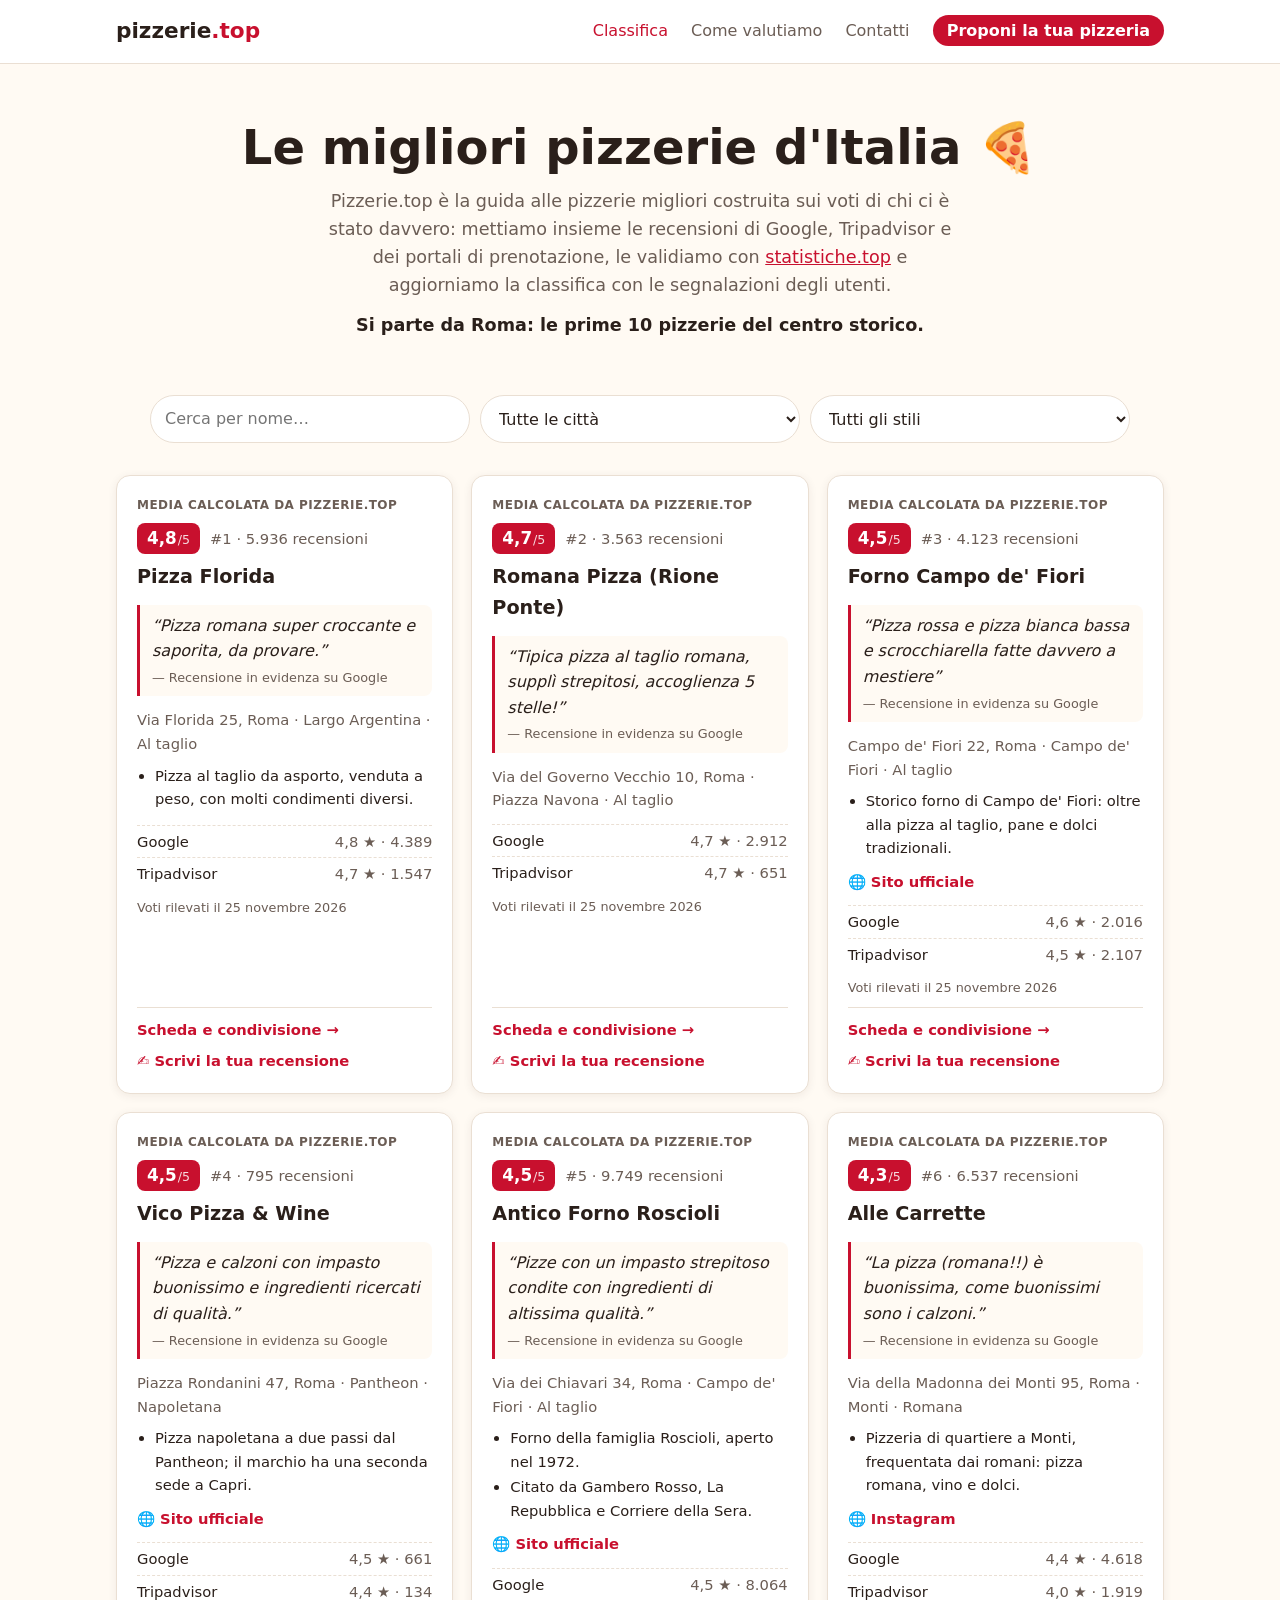
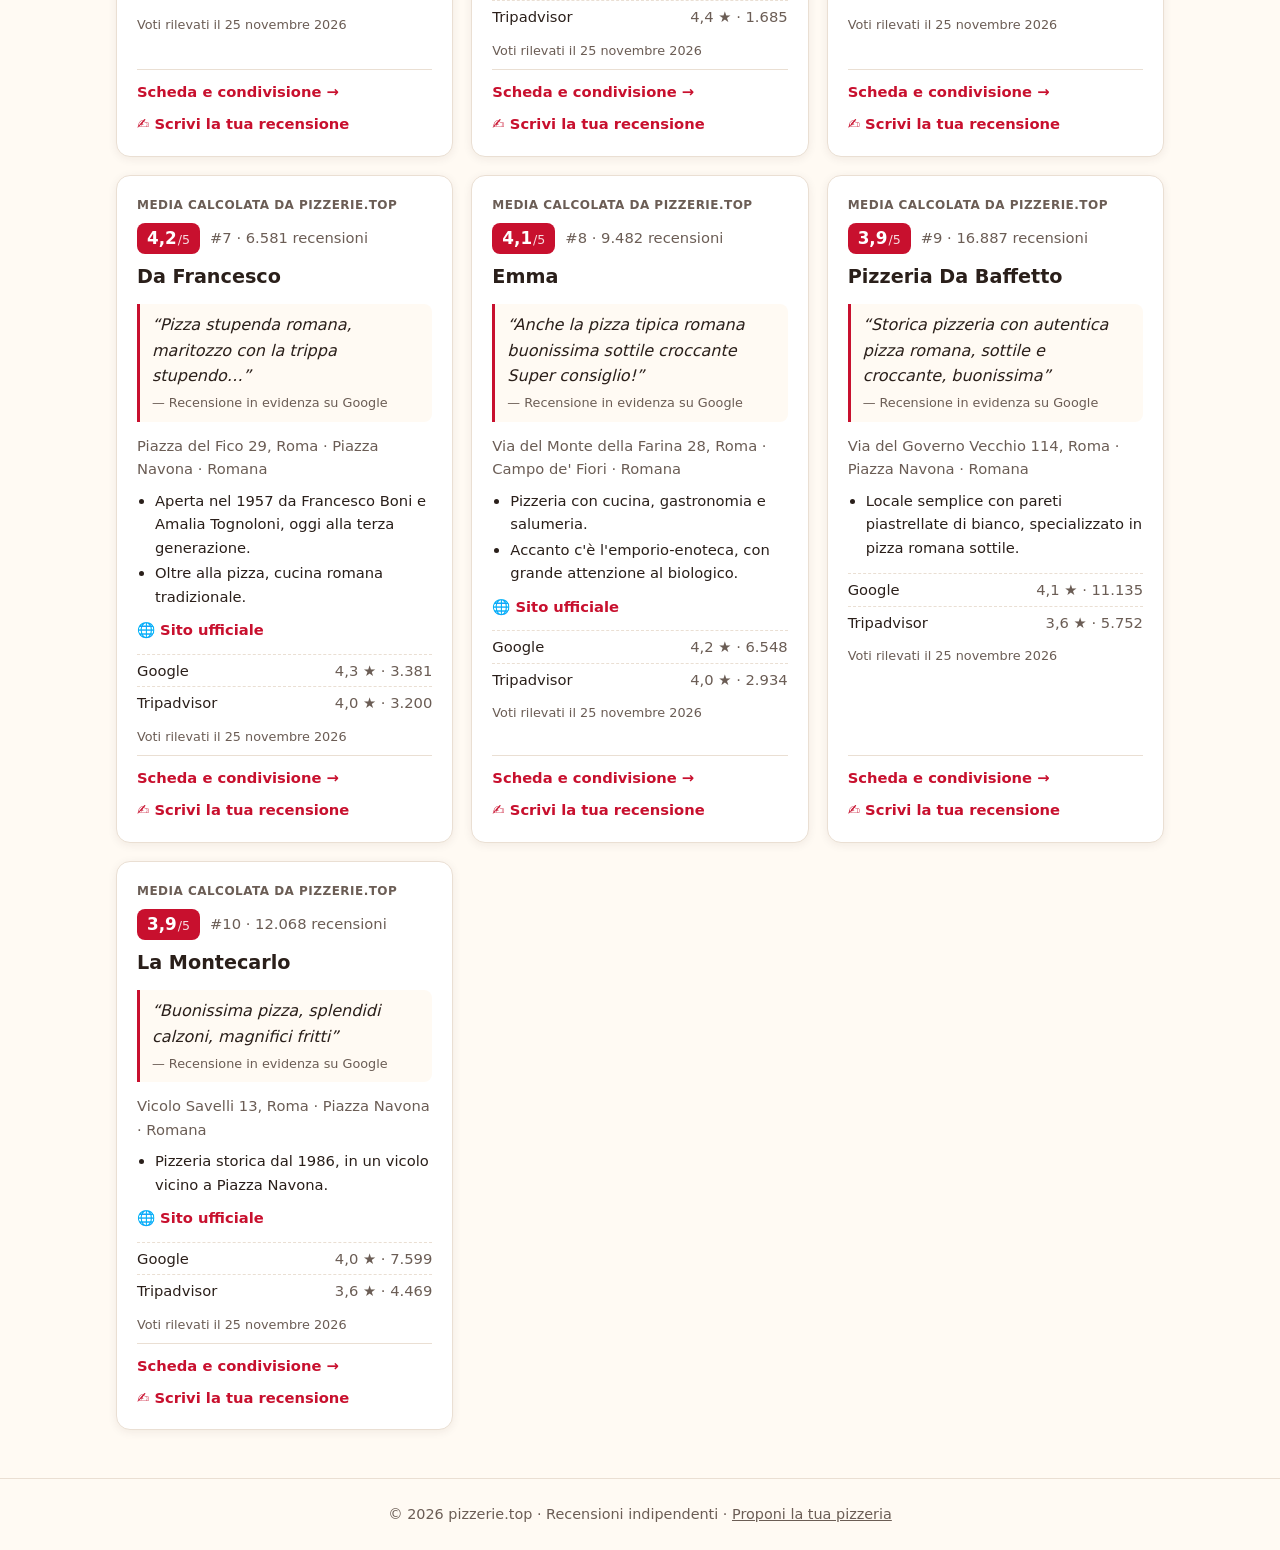
<file: index.html>
<!doctype html>
<html lang="it">
<head>
  <meta charset="utf-8">
  <meta name="viewport" content="width=device-width, initial-scale=1">
  <title>Pizzerie.top – Le migliori pizzerie d'Italia</title>
  <meta name="description" content="Guida e classifica delle migliori pizzerie italiane, città per città, con recensioni e criteri di valutazione trasparenti.">
  <link rel="canonical" href="https://pizzerie.top/">
  <meta property="og:title" content="Pizzerie.top – Le migliori pizzerie d'Italia">
  <meta property="og:description" content="Guida e classifica delle migliori pizzerie italiane, città per città.">
  <meta property="og:url" content="https://pizzerie.top/">
  <link rel="icon" href="data:image/svg+xml,<svg xmlns='http://www.w3.org/2000/svg' viewBox='0 0 100 100'><text y='.9em' font-size='90'>🍕</text></svg>">
  <link rel="stylesheet" href="style.css">
</head>
<body>
  <header class="site">
    <div class="wrap">
      <a class="logo" href="./">pizzerie<span>.top</span></a>
      <nav>
        <a href="./" aria-current="page">Classifica</a>
        <a href="metodo.html">Come valutiamo</a>
        <a href="contatti.html">Contatti</a>
        <a class="cta" href="proponi.html">Proponi la tua pizzeria</a>
      </nav>
    </div>
  </header>

  <main class="wrap">
    <section class="hero">
      <h1>Le migliori pizzerie d'Italia 🍕</h1>
      <p>Pizzerie.top è la guida alle pizzerie migliori costruita sui voti di chi ci è stato davvero: mettiamo insieme le recensioni di Google, Tripadvisor e dei portali di prenotazione, le validiamo con <a href="https://statistiche.top" rel="noopener">statistiche.top</a> e aggiorniamo la classifica con le segnalazioni degli utenti.</p>
      <p class="sub">Si parte da Roma: le prime 10 pizzerie del centro storico.</p>
    </section>

    <div class="filters">
      <input id="cerca" type="search" placeholder="Cerca per nome…" aria-label="Cerca pizzeria">
      <select id="citta" aria-label="Filtra per città"><option value="">Tutte le città</option></select>
      <select id="stile" aria-label="Filtra per stile"><option value="">Tutti gli stili</option></select>
    </div>

    <section id="elenco" class="grid" aria-live="polite"></section>
  </main>

  <footer class="site">
    <div class="wrap">© <span id="anno"></span> pizzerie.top · Recensioni indipendenti · <a href="proponi.html">Proponi la tua pizzeria</a></div>
  </footer>

  <script src="pizzerie.js"></script>
  <script>
    const elenco = document.getElementById('elenco');
    const cerca = document.getElementById('cerca');
    const selCitta = document.getElementById('citta');
    const selStile = document.getElementById('stile');
    document.getElementById('anno').textContent = new Date().getFullYear();

    // Media pesata sul numero di recensioni di ogni portale (scala 1–5)
    for (const p of PIZZERIE) {
      const tot = p.fonti.reduce((s, f) => s + f.recensioni, 0);
      p.media = p.fonti.reduce((s, f) => s + f.voto * f.recensioni, 0) / tot;
      p.totRecensioni = tot;
    }
    const num = n => n.toLocaleString('it-IT');
    const data = d => new Date(d).toLocaleDateString('it-IT', { day: 'numeric', month: 'long', year: 'numeric' });

    const unici = k => [...new Set(PIZZERIE.map(p => p[k]))].sort();
    for (const c of unici('citta')) selCitta.add(new Option(c, c));
    for (const s of unici('stile')) selStile.add(new Option(s, s));

    const esc = s => String(s).replace(/[&<>"']/g, ch => ({'&':'&amp;','<':'&lt;','>':'&gt;','"':'&quot;',"'":'&#39;'}[ch]));

    function mostra() {
      const q = cerca.value.trim().toLowerCase();
      const lista = PIZZERIE
        .filter(p => (!q || p.nome.toLowerCase().includes(q))
          && (!selCitta.value || p.citta === selCitta.value)
          && (!selStile.value || p.stile === selStile.value))
        .sort((a, b) => b.media - a.media || b.totRecensioni - a.totRecensioni);

      if (!lista.length) {
        elenco.innerHTML = '<p class="empty">Nessuna pizzeria trovata.</p>';
        return;
      }
      elenco.innerHTML = lista.map((p, i) => `
        <article class="card">
          <span class="badge-calc">Media calcolata da pizzerie.top</span>
          <div class="score-row">
            <span class="score">${esc(p.media.toFixed(1).replace('.', ','))}<small>/5</small></span>
            <span class="meta">#${i + 1} · ${num(p.totRecensioni)} recensioni</span>
          </div>
          <h2><a class="titolo" href="pizzeria/${esc(p.slug)}.html">${esc(p.nome)}</a></h2>
          ${p.citazione ? `<blockquote class="citazione"><p>“${esc(p.citazione.testo)}”</p><footer>— ${esc(p.citazione.fonte)}</footer></blockquote>` : ''}
          <div class="meta">${esc(p.indirizzo)}, ${esc(p.citta)} · ${esc(p.zona)} · ${esc(p.stile)}</div>
          ${p.curiosita ? `<ul class="curiosita">${p.curiosita.map(c => `<li>${esc(c)}</li>`).join('')}</ul>` : ''}
          ${p.sito ? `<a class="sito" href="${esc(p.sito)}" target="_blank" rel="noopener nofollow">🌐 ${esc(p.sitoEtichetta || 'Sito ufficiale')}</a>` : ''}
          <ul class="fonti">${p.fonti.map(f =>
            `<li><span>${esc(f.portale)}</span><span>${esc(f.voto.toFixed(1).replace('.', ','))} ★ · ${num(f.recensioni)}</span></li>`).join('')}
          </ul>
          <div class="meta small">Voti rilevati il ${esc(data(p.rilevato))}</div>
          <div class="azioni">
            <a href="pizzeria/${esc(p.slug)}.html">Scheda e condivisione →</a>
            ${p.statisticheTop ? `<a href="${esc(p.statisticheTop)}#st-recensisci" rel="noopener">✍️ Scrivi la tua recensione</a>` : ''}
          </div>
        </article>`).join('');
    }
    [cerca, selCitta, selStile].forEach(el => el.addEventListener('input', mostra));
    mostra();
  </script>
</body>
</html>
</file>
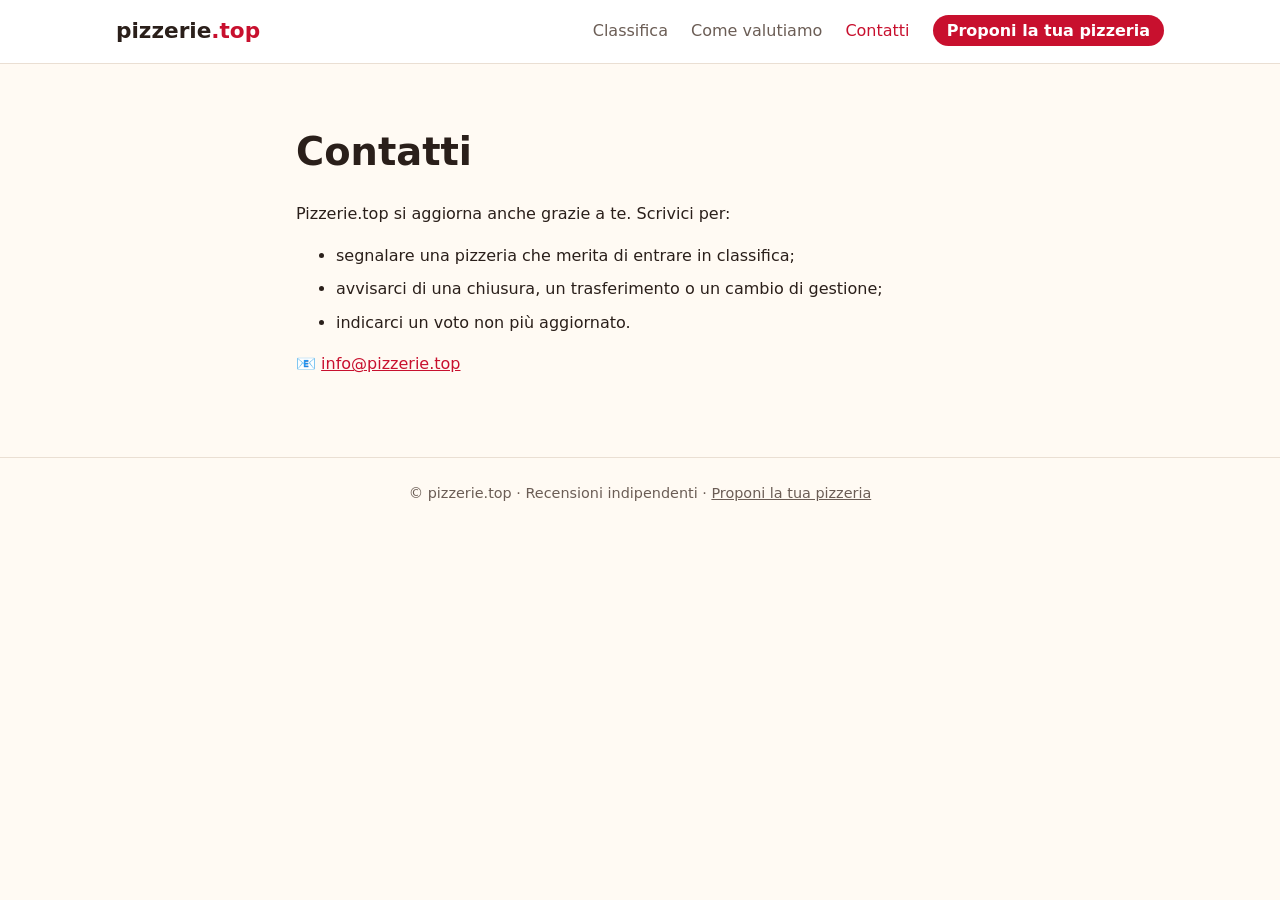
<file: contatti.html>
<!doctype html>
<html lang="it">
<head>
  <meta charset="utf-8">
  <meta name="viewport" content="width=device-width, initial-scale=1">
  <title>Contatti – Pizzerie.top</title>
  <meta name="description" content="Segnala una pizzeria o contatta la redazione di pizzerie.top.">
  <link rel="canonical" href="https://pizzerie.top/contatti.html">
  <link rel="icon" href="data:image/svg+xml,<svg xmlns='http://www.w3.org/2000/svg' viewBox='0 0 100 100'><text y='.9em' font-size='90'>🍕</text></svg>">
  <link rel="stylesheet" href="style.css">
</head>
<body>
  <header class="site">
    <div class="wrap">
      <a class="logo" href="./">pizzerie<span>.top</span></a>
      <nav>
        <a href="./">Classifica</a>
        <a href="metodo.html">Come valutiamo</a>
        <a href="contatti.html" aria-current="page">Contatti</a>
        <a class="cta" href="proponi.html">Proponi la tua pizzeria</a>
      </nav>
    </div>
  </header>

  <main class="wrap page">
    <h1>Contatti</h1>
    <p>Pizzerie.top si aggiorna anche grazie a te. Scrivici per:</p>
    <ul>
      <li>segnalare una pizzeria che merita di entrare in classifica;</li>
      <li>avvisarci di una chiusura, un trasferimento o un cambio di gestione;</li>
      <li>indicarci un voto non più aggiornato.</li>
    </ul>
    <!-- Sostituisci l'indirizzo qui sotto con la tua email -->
    <p>📧 <a href="mailto:info@pizzerie.top">info@pizzerie.top</a></p>
  </main>

  <footer class="site">
    <div class="wrap">© pizzerie.top · Recensioni indipendenti · <a href="proponi.html">Proponi la tua pizzeria</a></div>
  </footer>
</body>
</html>
</file>
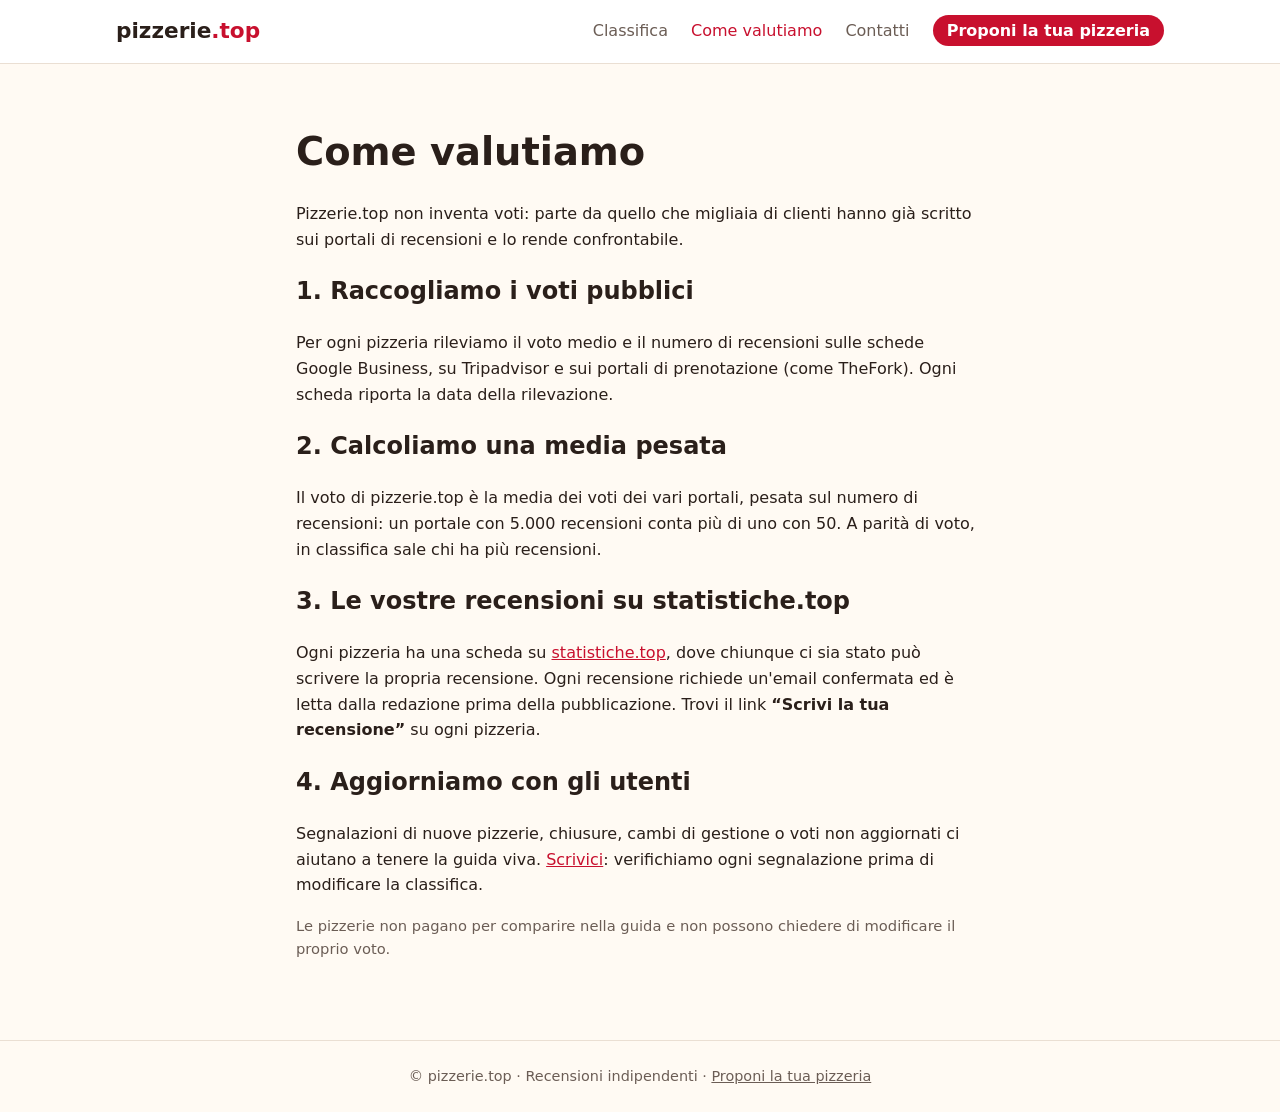
<file: metodo.html>
<!doctype html>
<html lang="it">
<head>
  <meta charset="utf-8">
  <meta name="viewport" content="width=device-width, initial-scale=1">
  <title>Come valutiamo – Pizzerie.top</title>
  <meta name="description" content="Come pizzerie.top calcola i voti: media pesata delle recensioni di Google, Tripadvisor e portali di prenotazione, validata da statistiche.top e aggiornata con le segnalazioni degli utenti.">
  <link rel="canonical" href="https://pizzerie.top/metodo.html">
  <link rel="icon" href="data:image/svg+xml,<svg xmlns='http://www.w3.org/2000/svg' viewBox='0 0 100 100'><text y='.9em' font-size='90'>🍕</text></svg>">
  <link rel="stylesheet" href="style.css">
</head>
<body>
  <header class="site">
    <div class="wrap">
      <a class="logo" href="./">pizzerie<span>.top</span></a>
      <nav>
        <a href="./">Classifica</a>
        <a href="metodo.html" aria-current="page">Come valutiamo</a>
        <a href="contatti.html">Contatti</a>
        <a class="cta" href="proponi.html">Proponi la tua pizzeria</a>
      </nav>
    </div>
  </header>

  <main class="wrap page">
    <h1>Come valutiamo</h1>
    <p>Pizzerie.top non inventa voti: parte da quello che migliaia di clienti hanno già scritto sui portali di recensioni e lo rende confrontabile.</p>

    <h2>1. Raccogliamo i voti pubblici</h2>
    <p>Per ogni pizzeria rileviamo il voto medio e il numero di recensioni sulle schede Google Business, su Tripadvisor e sui portali di prenotazione (come TheFork). Ogni scheda riporta la data della rilevazione.</p>

    <h2>2. Calcoliamo una media pesata</h2>
    <p>Il voto di pizzerie.top è la media dei voti dei vari portali, pesata sul numero di recensioni: un portale con 5.000 recensioni conta più di uno con 50. A parità di voto, in classifica sale chi ha più recensioni.</p>

    <h2>3. Le vostre recensioni su statistiche.top</h2>
    <p>Ogni pizzeria ha una scheda su <a href="https://statistiche.top" rel="noopener">statistiche.top</a>, dove chiunque ci sia stato può scrivere la propria recensione. Ogni recensione richiede un'email confermata ed è letta dalla redazione prima della pubblicazione. Trovi il link <strong>“Scrivi la tua recensione”</strong> su ogni pizzeria.</p>

    <h2>4. Aggiorniamo con gli utenti</h2>
    <p>Segnalazioni di nuove pizzerie, chiusure, cambi di gestione o voti non aggiornati ci aiutano a tenere la guida viva. <a href="contatti.html">Scrivici</a>: verifichiamo ogni segnalazione prima di modificare la classifica.</p>

    <p class="meta">Le pizzerie non pagano per comparire nella guida e non possono chiedere di modificare il proprio voto.</p>
  </main>

  <footer class="site">
    <div class="wrap">© pizzerie.top · Recensioni indipendenti · <a href="proponi.html">Proponi la tua pizzeria</a></div>
  </footer>
</body>
</html>
</file>
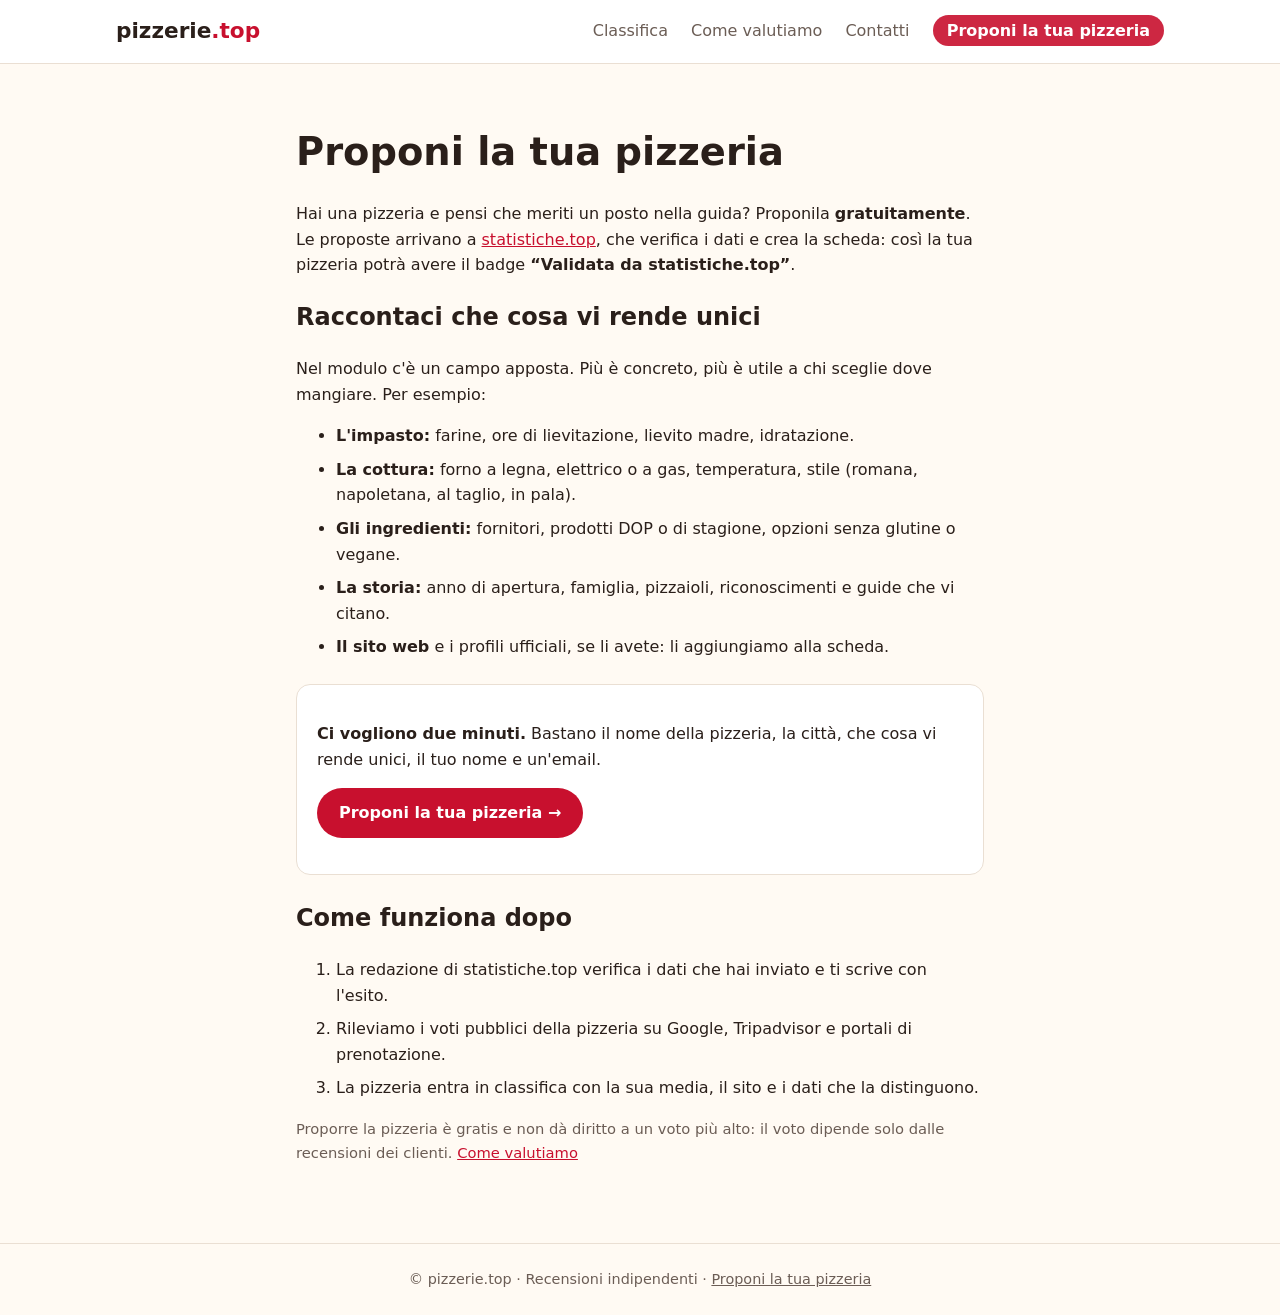
<file: proponi.html>
<!doctype html>
<html lang="it">
<head>
  <meta charset="utf-8">
  <meta name="viewport" content="width=device-width, initial-scale=1">
  <title>Proponi la tua pizzeria – Pizzerie.top</title>
  <meta name="description" content="Hai una pizzeria? Proponila gratis a pizzerie.top: raccontaci che cosa la rende unica. La scheda viene verificata da statistiche.top.">
  <link rel="canonical" href="https://pizzerie.top/proponi.html">
  <link rel="icon" href="data:image/svg+xml,<svg xmlns='http://www.w3.org/2000/svg' viewBox='0 0 100 100'><text y='.9em' font-size='90'>🍕</text></svg>">
  <link rel="stylesheet" href="style.css">
</head>
<body>
  <header class="site">
    <div class="wrap">
      <a class="logo" href="./">pizzerie<span>.top</span></a>
      <nav>
        <a href="./">Classifica</a>
        <a href="metodo.html">Come valutiamo</a>
        <a href="contatti.html">Contatti</a>
        <a class="cta" href="proponi.html" aria-current="page">Proponi la tua pizzeria</a>
      </nav>
    </div>
  </header>

  <main class="wrap page">
    <h1>Proponi la tua pizzeria</h1>
    <p>Hai una pizzeria e pensi che meriti un posto nella guida? Proponila <strong>gratuitamente</strong>. Le proposte arrivano a <a href="https://statistiche.top" rel="noopener">statistiche.top</a>, che verifica i dati e crea la scheda: così la tua pizzeria potrà avere il badge <strong>“Validata da statistiche.top”</strong>.</p>

    <h2>Raccontaci che cosa vi rende unici</h2>
    <p>Nel modulo c'è un campo apposta. Più è concreto, più è utile a chi sceglie dove mangiare. Per esempio:</p>
    <ul>
      <li><strong>L'impasto:</strong> farine, ore di lievitazione, lievito madre, idratazione.</li>
      <li><strong>La cottura:</strong> forno a legna, elettrico o a gas, temperatura, stile (romana, napoletana, al taglio, in pala).</li>
      <li><strong>Gli ingredienti:</strong> fornitori, prodotti DOP o di stagione, opzioni senza glutine o vegane.</li>
      <li><strong>La storia:</strong> anno di apertura, famiglia, pizzaioli, riconoscimenti e guide che vi citano.</li>
      <li><strong>Il sito web</strong> e i profili ufficiali, se li avete: li aggiungiamo alla scheda.</li>
    </ul>

    <div class="cta-box">
      <p><strong>Ci vogliono due minuti.</strong> Bastano il nome della pizzeria, la città, che cosa vi rende unici, il tuo nome e un'email.</p>
      <p><a class="button" href="https://statistiche.top/proponi-la-tua-attivita/?categoria=Pizzeria" rel="noopener">Proponi la tua pizzeria →</a></p>
    </div>

    <h2>Come funziona dopo</h2>
    <ol>
      <li>La redazione di statistiche.top verifica i dati che hai inviato e ti scrive con l'esito.</li>
      <li>Rileviamo i voti pubblici della pizzeria su Google, Tripadvisor e portali di prenotazione.</li>
      <li>La pizzeria entra in classifica con la sua media, il sito e i dati che la distinguono.</li>
    </ol>
    <p class="meta">Proporre la pizzeria è gratis e non dà diritto a un voto più alto: il voto dipende solo dalle recensioni dei clienti. <a href="metodo.html">Come valutiamo</a></p>
  </main>

  <footer class="site">
    <div class="wrap">© pizzerie.top · Recensioni indipendenti · <a href="proponi.html">Proponi la tua pizzeria</a></div>
  </footer>
</body>
</html>
</file>
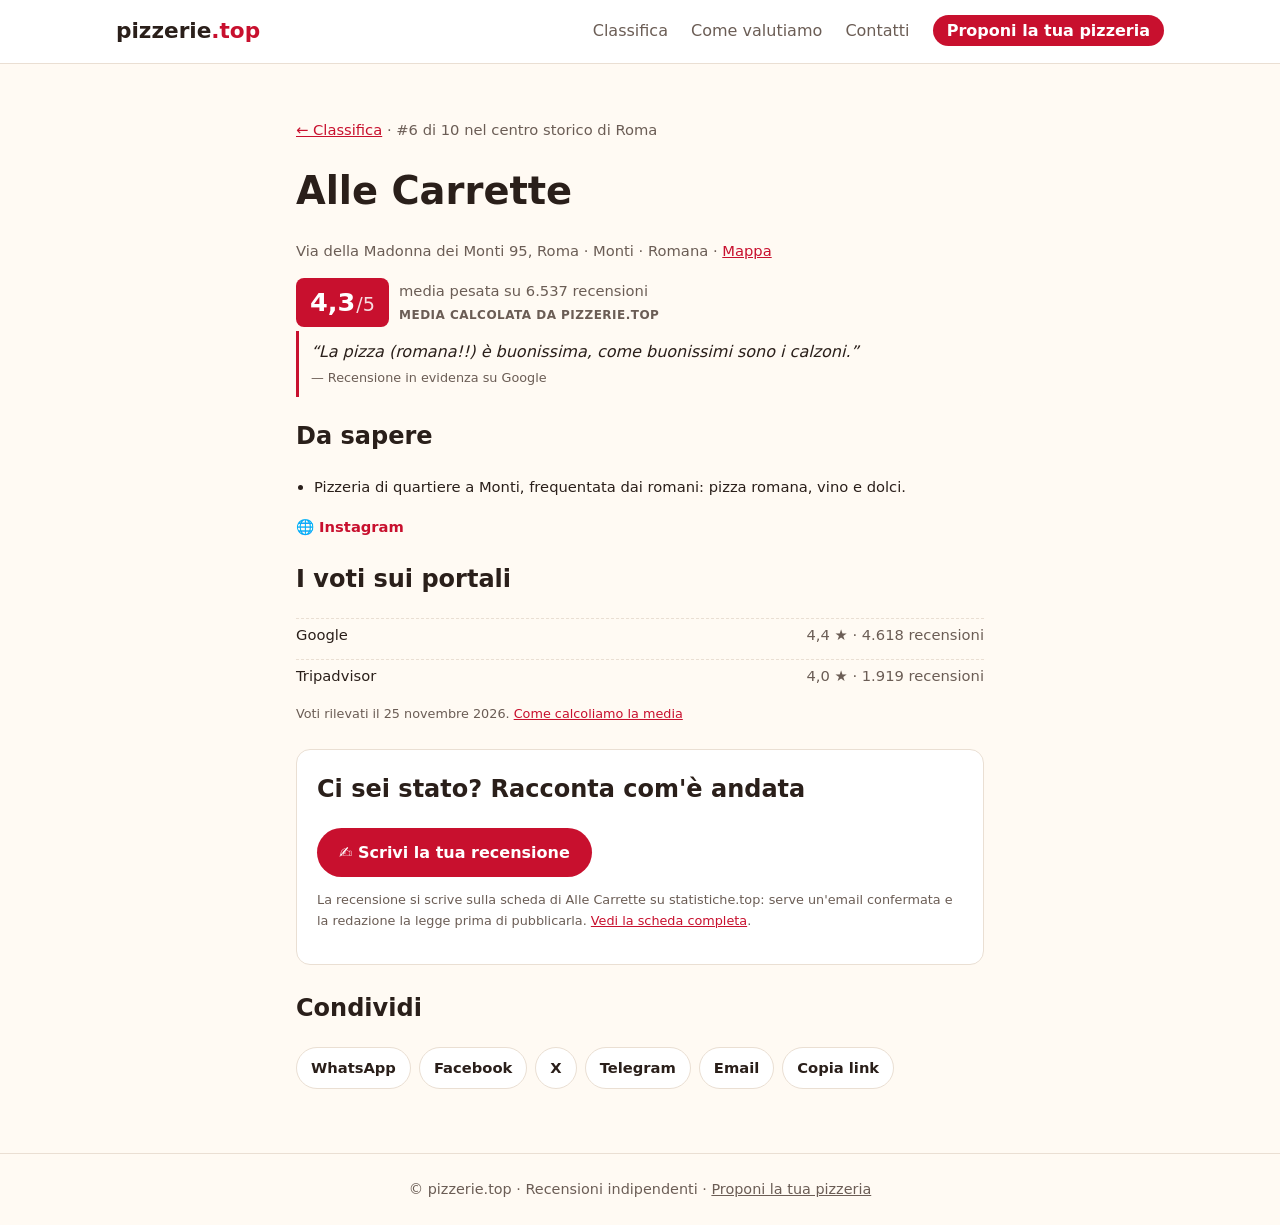
<file: pizzeria/alle-carrette.html>
<!doctype html>
<html lang="it">
<head>
  <meta charset="utf-8">
  <meta name="viewport" content="width=device-width, initial-scale=1">
  <title>Alle Carrette – Roma: voto 4,3/5 | Pizzerie.top</title>
  <meta name="description" content="Alle Carrette, Via della Madonna dei Monti 95, Roma: media 4,3/5 su 6.537 recensioni. #6 nel centro storico di Roma.">
  <link rel="canonical" href="https://pizzerie.top/pizzeria/alle-carrette.html">
  <meta property="og:type" content="website">
  <meta property="og:title" content="Alle Carrette – 4,3/5 su pizzerie.top">
  <meta property="og:description" content="Alle Carrette, Via della Madonna dei Monti 95, Roma: media 4,3/5 su 6.537 recensioni. #6 nel centro storico di Roma.">
  <meta property="og:url" content="https://pizzerie.top/pizzeria/alle-carrette.html">
  <meta name="twitter:card" content="summary">
  <link rel="icon" href="data:image/svg+xml,<svg xmlns='http://www.w3.org/2000/svg' viewBox='0 0 100 100'><text y='.9em' font-size='90'>🍕</text></svg>">
  <link rel="stylesheet" href="../style.css">
  <script type="application/ld+json">{"@context": "https://schema.org", "@type": "Restaurant", "name": "Alle Carrette", "servesCuisine": "Pizza", "url": "https://pizzerie.top/pizzeria/alle-carrette.html", "address": {"@type": "PostalAddress", "streetAddress": "Via della Madonna dei Monti 95", "addressLocality": "Roma", "addressCountry": "IT"}, "sameAs": ["https://www.instagram.com/allecarrette1984"]}</script>
</head>
<body>
  <header class="site">
    <div class="wrap">
      <a class="logo" href="../">pizzerie<span>.top</span></a>
      <nav>
        <a href="../">Classifica</a>
        <a href="../metodo.html">Come valutiamo</a>
        <a href="../contatti.html">Contatti</a>
        <a class="cta" href="../proponi.html">Proponi la tua pizzeria</a>
      </nav>
    </div>
  </header>

  <main class="wrap page">
    <p class="meta"><a href="../">← Classifica</a> · #6 di 10 nel centro storico di Roma</p>
    <h1>Alle Carrette</h1>
    <p class="meta">Via della Madonna dei Monti 95, Roma · Monti · Romana · <a href="https://www.google.com/maps/search/?api=1&amp;query=Alle%20Carrette%20Via%20della%20Madonna%20dei%20Monti%2095%20Roma" target="_blank" rel="noopener">Mappa</a></p>

    <div class="score-row">
      <span class="score big">4,3<small>/5</small></span>
      <span class="meta">media pesata su 6.537 recensioni<br><span class="badge-calc">Media calcolata da pizzerie.top</span></span>
    </div>

    <blockquote class="citazione"><p>“La pizza (romana!!) è buonissima, come buonissimi sono i calzoni.”</p><footer>— Recensione in evidenza su Google</footer></blockquote>

    <h2>Da sapere</h2><ul class="curiosita"><li>Pizzeria di quartiere a Monti, frequentata dai romani: pizza romana, vino e dolci.</li></ul>
    <p><a class="sito" href="https://www.instagram.com/allecarrette1984" target="_blank" rel="noopener nofollow">🌐 Instagram</a></p>

    <h2>I voti sui portali</h2>
    <ul class="fonti">
          <li><span>Google</span><span>4,4 ★ · 4.618 recensioni</span></li>
          <li><span>Tripadvisor</span><span>4,0 ★ · 1.919 recensioni</span></li>
    </ul>
    <p class="meta small">Voti rilevati il 25 novembre 2026. <a href="../metodo.html">Come calcoliamo la media</a></p>

    <div class="cta-box">
      <h2>Ci sei stato? Racconta com'è andata</h2>
      <a class="button" href="https://statistiche.top/allecarretteroma/#st-recensisci" rel="noopener">✍️ Scrivi la tua recensione</a><p class="meta small">La recensione si scrive sulla scheda di Alle Carrette su statistiche.top: serve un'email confermata e la redazione la legge prima di pubblicarla. <a href="https://statistiche.top/allecarretteroma/" rel="noopener">Vedi la scheda completa</a>.</p>
    </div>

    <h2>Condividi</h2>
    <div class="share">
      <a href="https://wa.me/?text=Alle%20Carrette%20%28Roma%29%3A%204%2C3%2F5%20su%20pizzerie.top%20https%3A%2F%2Fpizzerie.top%2Fpizzeria%2Falle-carrette.html" target="_blank" rel="noopener">WhatsApp</a><a href="https://www.facebook.com/sharer/sharer.php?u=https%3A%2F%2Fpizzerie.top%2Fpizzeria%2Falle-carrette.html" target="_blank" rel="noopener">Facebook</a><a href="https://x.com/intent/post?text=Alle%20Carrette%20%28Roma%29%3A%204%2C3%2F5%20su%20pizzerie.top&amp;url=https%3A%2F%2Fpizzerie.top%2Fpizzeria%2Falle-carrette.html" target="_blank" rel="noopener">X</a><a href="https://t.me/share/url?url=https%3A%2F%2Fpizzerie.top%2Fpizzeria%2Falle-carrette.html&amp;text=Alle%20Carrette%20%28Roma%29%3A%204%2C3%2F5%20su%20pizzerie.top" target="_blank" rel="noopener">Telegram</a><a href="mailto:?subject=Alle%20Carrette%20%28Roma%29%3A%204%2C3%2F5%20su%20pizzerie.top&amp;body=https%3A%2F%2Fpizzerie.top%2Fpizzeria%2Falle-carrette.html" target="_blank" rel="noopener">Email</a>
      <button type="button" data-copia="https://pizzerie.top/pizzeria/alle-carrette.html">Copia link</button>
    </div>
  </main>

  <footer class="site">
    <div class="wrap">© pizzerie.top · Recensioni indipendenti · <a href="../proponi.html">Proponi la tua pizzeria</a></div>
  </footer>
  <script>
    document.querySelector('[data-copia]').addEventListener('click', async ev => {
      const b = ev.currentTarget;
      try { await navigator.clipboard.writeText(b.dataset.copia); b.textContent = 'Link copiato ✓'; }
      catch (_) { prompt('Copia il link:', b.dataset.copia); }
    });
  </script>
</body>
</html>
</file>
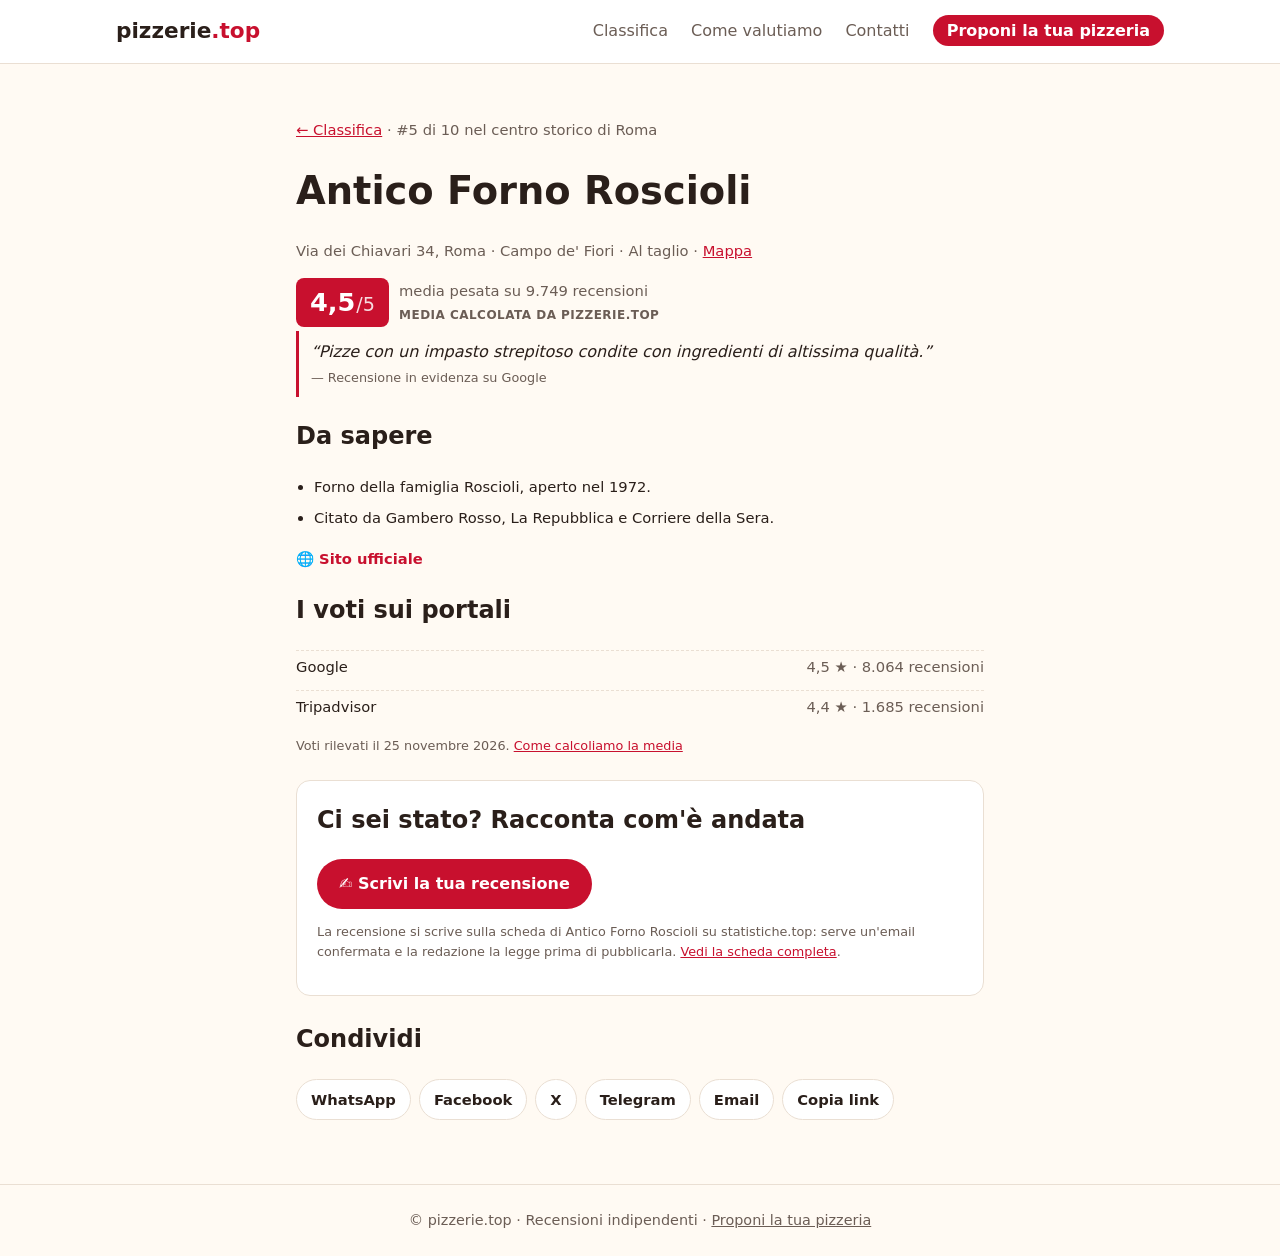
<file: pizzeria/antico-forno-roscioli.html>
<!doctype html>
<html lang="it">
<head>
  <meta charset="utf-8">
  <meta name="viewport" content="width=device-width, initial-scale=1">
  <title>Antico Forno Roscioli – Roma: voto 4,5/5 | Pizzerie.top</title>
  <meta name="description" content="Antico Forno Roscioli, Via dei Chiavari 34, Roma: media 4,5/5 su 9.749 recensioni. #5 nel centro storico di Roma.">
  <link rel="canonical" href="https://pizzerie.top/pizzeria/antico-forno-roscioli.html">
  <meta property="og:type" content="website">
  <meta property="og:title" content="Antico Forno Roscioli – 4,5/5 su pizzerie.top">
  <meta property="og:description" content="Antico Forno Roscioli, Via dei Chiavari 34, Roma: media 4,5/5 su 9.749 recensioni. #5 nel centro storico di Roma.">
  <meta property="og:url" content="https://pizzerie.top/pizzeria/antico-forno-roscioli.html">
  <meta name="twitter:card" content="summary">
  <link rel="icon" href="data:image/svg+xml,<svg xmlns='http://www.w3.org/2000/svg' viewBox='0 0 100 100'><text y='.9em' font-size='90'>🍕</text></svg>">
  <link rel="stylesheet" href="../style.css">
  <script type="application/ld+json">{"@context": "https://schema.org", "@type": "Restaurant", "name": "Antico Forno Roscioli", "servesCuisine": "Pizza", "url": "https://pizzerie.top/pizzeria/antico-forno-roscioli.html", "address": {"@type": "PostalAddress", "streetAddress": "Via dei Chiavari 34", "addressLocality": "Roma", "addressCountry": "IT"}, "sameAs": ["https://anticofornoroscioli.it/"]}</script>
</head>
<body>
  <header class="site">
    <div class="wrap">
      <a class="logo" href="../">pizzerie<span>.top</span></a>
      <nav>
        <a href="../">Classifica</a>
        <a href="../metodo.html">Come valutiamo</a>
        <a href="../contatti.html">Contatti</a>
        <a class="cta" href="../proponi.html">Proponi la tua pizzeria</a>
      </nav>
    </div>
  </header>

  <main class="wrap page">
    <p class="meta"><a href="../">← Classifica</a> · #5 di 10 nel centro storico di Roma</p>
    <h1>Antico Forno Roscioli</h1>
    <p class="meta">Via dei Chiavari 34, Roma · Campo de&#x27; Fiori · Al taglio · <a href="https://www.google.com/maps/search/?api=1&amp;query=Antico%20Forno%20Roscioli%20Via%20dei%20Chiavari%2034%20Roma" target="_blank" rel="noopener">Mappa</a></p>

    <div class="score-row">
      <span class="score big">4,5<small>/5</small></span>
      <span class="meta">media pesata su 9.749 recensioni<br><span class="badge-calc">Media calcolata da pizzerie.top</span></span>
    </div>

    <blockquote class="citazione"><p>“Pizze con un impasto strepitoso condite con ingredienti di altissima qualità.”</p><footer>— Recensione in evidenza su Google</footer></blockquote>

    <h2>Da sapere</h2><ul class="curiosita"><li>Forno della famiglia Roscioli, aperto nel 1972.</li><li>Citato da Gambero Rosso, La Repubblica e Corriere della Sera.</li></ul>
    <p><a class="sito" href="https://anticofornoroscioli.it/" target="_blank" rel="noopener nofollow">🌐 Sito ufficiale</a></p>

    <h2>I voti sui portali</h2>
    <ul class="fonti">
          <li><span>Google</span><span>4,5 ★ · 8.064 recensioni</span></li>
          <li><span>Tripadvisor</span><span>4,4 ★ · 1.685 recensioni</span></li>
    </ul>
    <p class="meta small">Voti rilevati il 25 novembre 2026. <a href="../metodo.html">Come calcoliamo la media</a></p>

    <div class="cta-box">
      <h2>Ci sei stato? Racconta com'è andata</h2>
      <a class="button" href="https://statistiche.top/anticofornoroscioliroma/#st-recensisci" rel="noopener">✍️ Scrivi la tua recensione</a><p class="meta small">La recensione si scrive sulla scheda di Antico Forno Roscioli su statistiche.top: serve un'email confermata e la redazione la legge prima di pubblicarla. <a href="https://statistiche.top/anticofornoroscioliroma/" rel="noopener">Vedi la scheda completa</a>.</p>
    </div>

    <h2>Condividi</h2>
    <div class="share">
      <a href="https://wa.me/?text=Antico%20Forno%20Roscioli%20%28Roma%29%3A%204%2C5%2F5%20su%20pizzerie.top%20https%3A%2F%2Fpizzerie.top%2Fpizzeria%2Fantico-forno-roscioli.html" target="_blank" rel="noopener">WhatsApp</a><a href="https://www.facebook.com/sharer/sharer.php?u=https%3A%2F%2Fpizzerie.top%2Fpizzeria%2Fantico-forno-roscioli.html" target="_blank" rel="noopener">Facebook</a><a href="https://x.com/intent/post?text=Antico%20Forno%20Roscioli%20%28Roma%29%3A%204%2C5%2F5%20su%20pizzerie.top&amp;url=https%3A%2F%2Fpizzerie.top%2Fpizzeria%2Fantico-forno-roscioli.html" target="_blank" rel="noopener">X</a><a href="https://t.me/share/url?url=https%3A%2F%2Fpizzerie.top%2Fpizzeria%2Fantico-forno-roscioli.html&amp;text=Antico%20Forno%20Roscioli%20%28Roma%29%3A%204%2C5%2F5%20su%20pizzerie.top" target="_blank" rel="noopener">Telegram</a><a href="mailto:?subject=Antico%20Forno%20Roscioli%20%28Roma%29%3A%204%2C5%2F5%20su%20pizzerie.top&amp;body=https%3A%2F%2Fpizzerie.top%2Fpizzeria%2Fantico-forno-roscioli.html" target="_blank" rel="noopener">Email</a>
      <button type="button" data-copia="https://pizzerie.top/pizzeria/antico-forno-roscioli.html">Copia link</button>
    </div>
  </main>

  <footer class="site">
    <div class="wrap">© pizzerie.top · Recensioni indipendenti · <a href="../proponi.html">Proponi la tua pizzeria</a></div>
  </footer>
  <script>
    document.querySelector('[data-copia]').addEventListener('click', async ev => {
      const b = ev.currentTarget;
      try { await navigator.clipboard.writeText(b.dataset.copia); b.textContent = 'Link copiato ✓'; }
      catch (_) { prompt('Copia il link:', b.dataset.copia); }
    });
  </script>
</body>
</html>
</file>
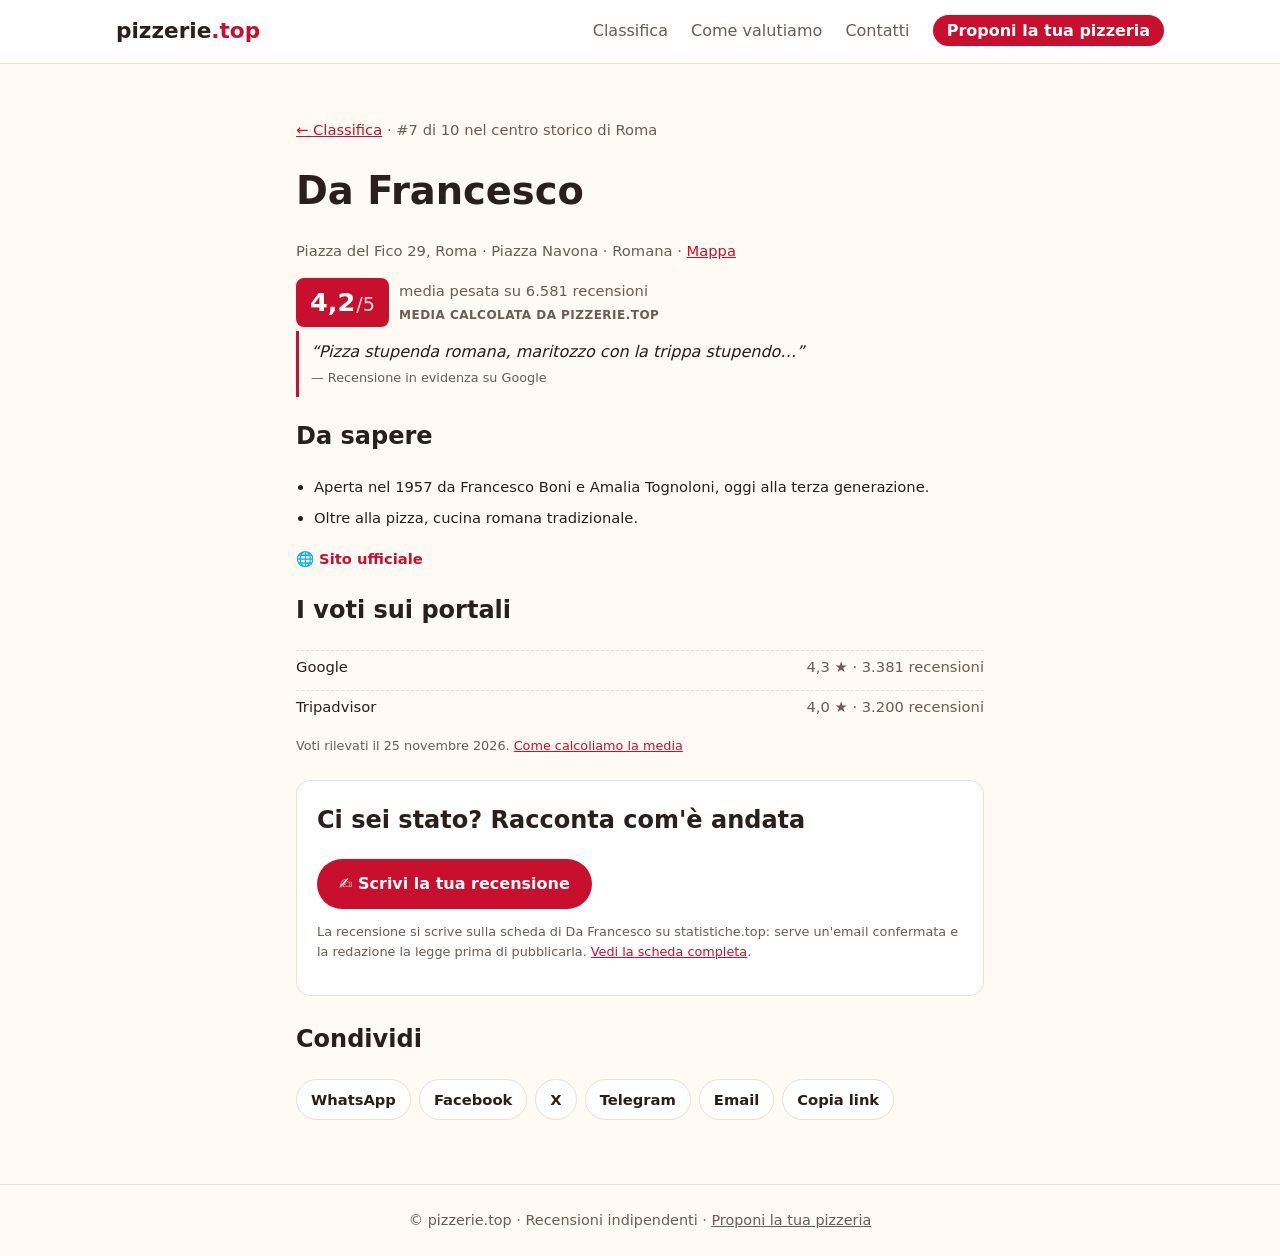
<file: pizzeria/da-francesco.html>
<!doctype html>
<html lang="it">
<head>
  <meta charset="utf-8">
  <meta name="viewport" content="width=device-width, initial-scale=1">
  <title>Da Francesco – Roma: voto 4,2/5 | Pizzerie.top</title>
  <meta name="description" content="Da Francesco, Piazza del Fico 29, Roma: media 4,2/5 su 6.581 recensioni. #7 nel centro storico di Roma.">
  <link rel="canonical" href="https://pizzerie.top/pizzeria/da-francesco.html">
  <meta property="og:type" content="website">
  <meta property="og:title" content="Da Francesco – 4,2/5 su pizzerie.top">
  <meta property="og:description" content="Da Francesco, Piazza del Fico 29, Roma: media 4,2/5 su 6.581 recensioni. #7 nel centro storico di Roma.">
  <meta property="og:url" content="https://pizzerie.top/pizzeria/da-francesco.html">
  <meta name="twitter:card" content="summary">
  <link rel="icon" href="data:image/svg+xml,<svg xmlns='http://www.w3.org/2000/svg' viewBox='0 0 100 100'><text y='.9em' font-size='90'>🍕</text></svg>">
  <link rel="stylesheet" href="../style.css">
  <script type="application/ld+json">{"@context": "https://schema.org", "@type": "Restaurant", "name": "Da Francesco", "servesCuisine": "Pizza", "url": "https://pizzerie.top/pizzeria/da-francesco.html", "address": {"@type": "PostalAddress", "streetAddress": "Piazza del Fico 29", "addressLocality": "Roma", "addressCountry": "IT"}, "sameAs": ["https://www.dafrancesco.it/"]}</script>
</head>
<body>
  <header class="site">
    <div class="wrap">
      <a class="logo" href="../">pizzerie<span>.top</span></a>
      <nav>
        <a href="../">Classifica</a>
        <a href="../metodo.html">Come valutiamo</a>
        <a href="../contatti.html">Contatti</a>
        <a class="cta" href="../proponi.html">Proponi la tua pizzeria</a>
      </nav>
    </div>
  </header>

  <main class="wrap page">
    <p class="meta"><a href="../">← Classifica</a> · #7 di 10 nel centro storico di Roma</p>
    <h1>Da Francesco</h1>
    <p class="meta">Piazza del Fico 29, Roma · Piazza Navona · Romana · <a href="https://www.google.com/maps/search/?api=1&amp;query=Da%20Francesco%20Piazza%20del%20Fico%2029%20Roma" target="_blank" rel="noopener">Mappa</a></p>

    <div class="score-row">
      <span class="score big">4,2<small>/5</small></span>
      <span class="meta">media pesata su 6.581 recensioni<br><span class="badge-calc">Media calcolata da pizzerie.top</span></span>
    </div>

    <blockquote class="citazione"><p>“Pizza stupenda romana, maritozzo con la trippa stupendo…”</p><footer>— Recensione in evidenza su Google</footer></blockquote>

    <h2>Da sapere</h2><ul class="curiosita"><li>Aperta nel 1957 da Francesco Boni e Amalia Tognoloni, oggi alla terza generazione.</li><li>Oltre alla pizza, cucina romana tradizionale.</li></ul>
    <p><a class="sito" href="https://www.dafrancesco.it/" target="_blank" rel="noopener nofollow">🌐 Sito ufficiale</a></p>

    <h2>I voti sui portali</h2>
    <ul class="fonti">
          <li><span>Google</span><span>4,3 ★ · 3.381 recensioni</span></li>
          <li><span>Tripadvisor</span><span>4,0 ★ · 3.200 recensioni</span></li>
    </ul>
    <p class="meta small">Voti rilevati il 25 novembre 2026. <a href="../metodo.html">Come calcoliamo la media</a></p>

    <div class="cta-box">
      <h2>Ci sei stato? Racconta com'è andata</h2>
      <a class="button" href="https://statistiche.top/dafrancescoroma/#st-recensisci" rel="noopener">✍️ Scrivi la tua recensione</a><p class="meta small">La recensione si scrive sulla scheda di Da Francesco su statistiche.top: serve un'email confermata e la redazione la legge prima di pubblicarla. <a href="https://statistiche.top/dafrancescoroma/" rel="noopener">Vedi la scheda completa</a>.</p>
    </div>

    <h2>Condividi</h2>
    <div class="share">
      <a href="https://wa.me/?text=Da%20Francesco%20%28Roma%29%3A%204%2C2%2F5%20su%20pizzerie.top%20https%3A%2F%2Fpizzerie.top%2Fpizzeria%2Fda-francesco.html" target="_blank" rel="noopener">WhatsApp</a><a href="https://www.facebook.com/sharer/sharer.php?u=https%3A%2F%2Fpizzerie.top%2Fpizzeria%2Fda-francesco.html" target="_blank" rel="noopener">Facebook</a><a href="https://x.com/intent/post?text=Da%20Francesco%20%28Roma%29%3A%204%2C2%2F5%20su%20pizzerie.top&amp;url=https%3A%2F%2Fpizzerie.top%2Fpizzeria%2Fda-francesco.html" target="_blank" rel="noopener">X</a><a href="https://t.me/share/url?url=https%3A%2F%2Fpizzerie.top%2Fpizzeria%2Fda-francesco.html&amp;text=Da%20Francesco%20%28Roma%29%3A%204%2C2%2F5%20su%20pizzerie.top" target="_blank" rel="noopener">Telegram</a><a href="mailto:?subject=Da%20Francesco%20%28Roma%29%3A%204%2C2%2F5%20su%20pizzerie.top&amp;body=https%3A%2F%2Fpizzerie.top%2Fpizzeria%2Fda-francesco.html" target="_blank" rel="noopener">Email</a>
      <button type="button" data-copia="https://pizzerie.top/pizzeria/da-francesco.html">Copia link</button>
    </div>
  </main>

  <footer class="site">
    <div class="wrap">© pizzerie.top · Recensioni indipendenti · <a href="../proponi.html">Proponi la tua pizzeria</a></div>
  </footer>
  <script>
    document.querySelector('[data-copia]').addEventListener('click', async ev => {
      const b = ev.currentTarget;
      try { await navigator.clipboard.writeText(b.dataset.copia); b.textContent = 'Link copiato ✓'; }
      catch (_) { prompt('Copia il link:', b.dataset.copia); }
    });
  </script>
</body>
</html>
</file>
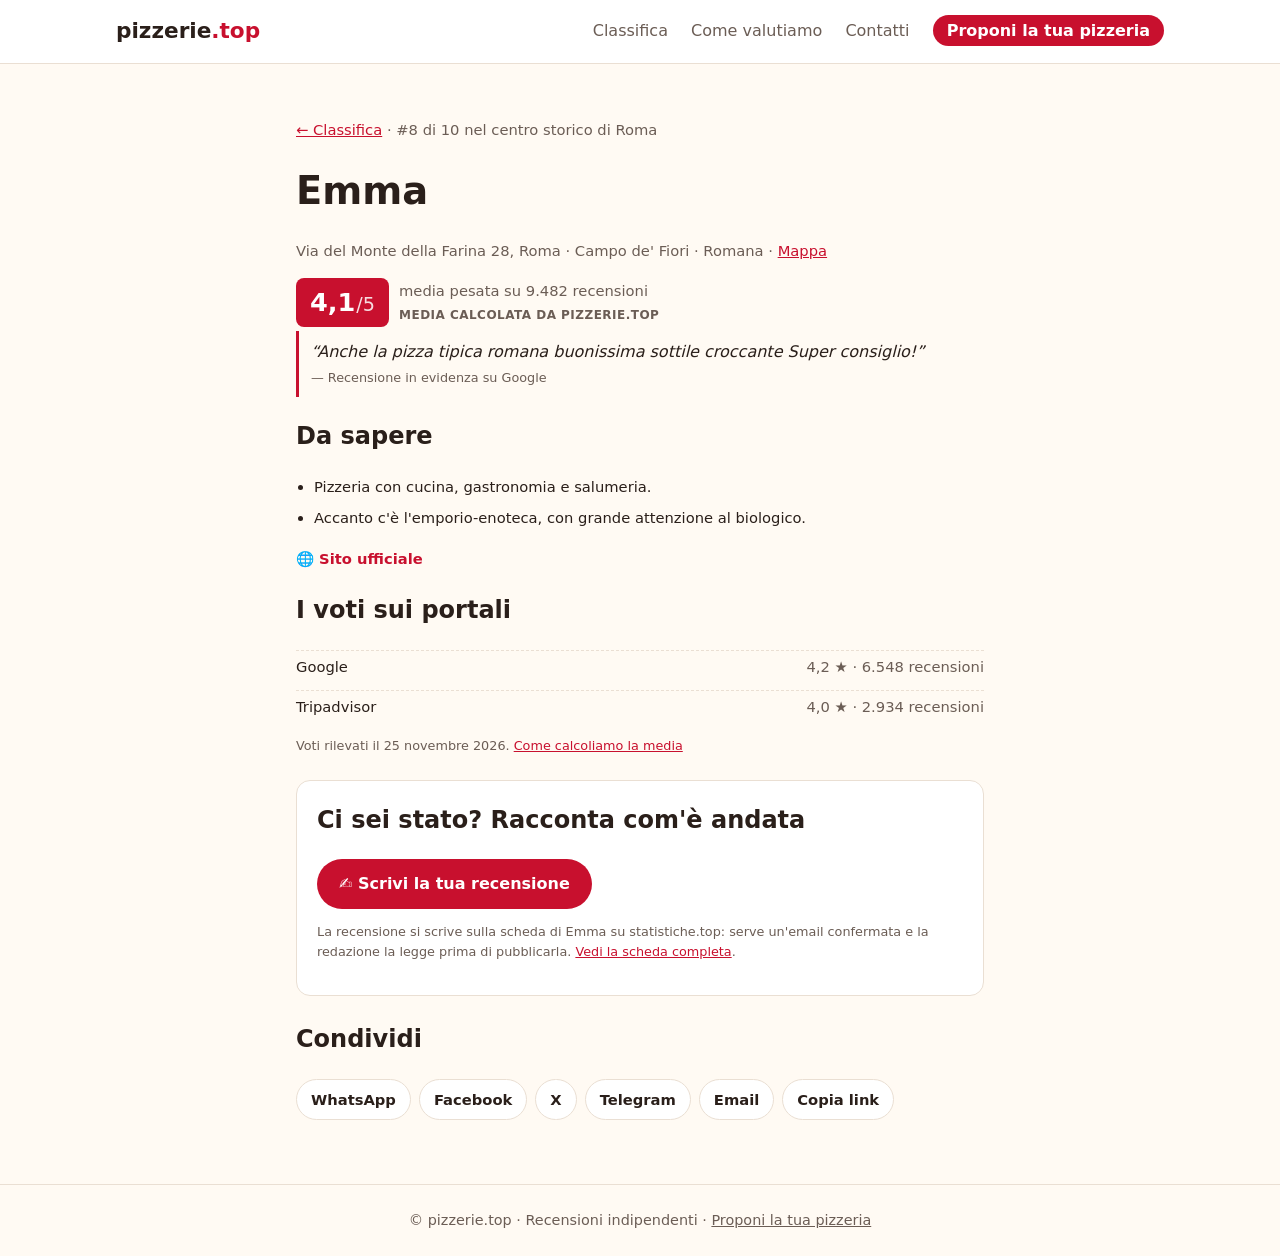
<file: pizzeria/emma.html>
<!doctype html>
<html lang="it">
<head>
  <meta charset="utf-8">
  <meta name="viewport" content="width=device-width, initial-scale=1">
  <title>Emma – Roma: voto 4,1/5 | Pizzerie.top</title>
  <meta name="description" content="Emma, Via del Monte della Farina 28, Roma: media 4,1/5 su 9.482 recensioni. #8 nel centro storico di Roma.">
  <link rel="canonical" href="https://pizzerie.top/pizzeria/emma.html">
  <meta property="og:type" content="website">
  <meta property="og:title" content="Emma – 4,1/5 su pizzerie.top">
  <meta property="og:description" content="Emma, Via del Monte della Farina 28, Roma: media 4,1/5 su 9.482 recensioni. #8 nel centro storico di Roma.">
  <meta property="og:url" content="https://pizzerie.top/pizzeria/emma.html">
  <meta name="twitter:card" content="summary">
  <link rel="icon" href="data:image/svg+xml,<svg xmlns='http://www.w3.org/2000/svg' viewBox='0 0 100 100'><text y='.9em' font-size='90'>🍕</text></svg>">
  <link rel="stylesheet" href="../style.css">
  <script type="application/ld+json">{"@context": "https://schema.org", "@type": "Restaurant", "name": "Emma", "servesCuisine": "Pizza", "url": "https://pizzerie.top/pizzeria/emma.html", "address": {"@type": "PostalAddress", "streetAddress": "Via del Monte della Farina 28", "addressLocality": "Roma", "addressCountry": "IT"}, "sameAs": ["https://www.emmapizzeria.com/"]}</script>
</head>
<body>
  <header class="site">
    <div class="wrap">
      <a class="logo" href="../">pizzerie<span>.top</span></a>
      <nav>
        <a href="../">Classifica</a>
        <a href="../metodo.html">Come valutiamo</a>
        <a href="../contatti.html">Contatti</a>
        <a class="cta" href="../proponi.html">Proponi la tua pizzeria</a>
      </nav>
    </div>
  </header>

  <main class="wrap page">
    <p class="meta"><a href="../">← Classifica</a> · #8 di 10 nel centro storico di Roma</p>
    <h1>Emma</h1>
    <p class="meta">Via del Monte della Farina 28, Roma · Campo de&#x27; Fiori · Romana · <a href="https://www.google.com/maps/search/?api=1&amp;query=Emma%20Via%20del%20Monte%20della%20Farina%2028%20Roma" target="_blank" rel="noopener">Mappa</a></p>

    <div class="score-row">
      <span class="score big">4,1<small>/5</small></span>
      <span class="meta">media pesata su 9.482 recensioni<br><span class="badge-calc">Media calcolata da pizzerie.top</span></span>
    </div>

    <blockquote class="citazione"><p>“Anche la pizza tipica romana buonissima sottile croccante Super consiglio!”</p><footer>— Recensione in evidenza su Google</footer></blockquote>

    <h2>Da sapere</h2><ul class="curiosita"><li>Pizzeria con cucina, gastronomia e salumeria.</li><li>Accanto c&#x27;è l&#x27;emporio-enoteca, con grande attenzione al biologico.</li></ul>
    <p><a class="sito" href="https://www.emmapizzeria.com/" target="_blank" rel="noopener nofollow">🌐 Sito ufficiale</a></p>

    <h2>I voti sui portali</h2>
    <ul class="fonti">
          <li><span>Google</span><span>4,2 ★ · 6.548 recensioni</span></li>
          <li><span>Tripadvisor</span><span>4,0 ★ · 2.934 recensioni</span></li>
    </ul>
    <p class="meta small">Voti rilevati il 25 novembre 2026. <a href="../metodo.html">Come calcoliamo la media</a></p>

    <div class="cta-box">
      <h2>Ci sei stato? Racconta com'è andata</h2>
      <a class="button" href="https://statistiche.top/emmapizzeriaroma/#st-recensisci" rel="noopener">✍️ Scrivi la tua recensione</a><p class="meta small">La recensione si scrive sulla scheda di Emma su statistiche.top: serve un'email confermata e la redazione la legge prima di pubblicarla. <a href="https://statistiche.top/emmapizzeriaroma/" rel="noopener">Vedi la scheda completa</a>.</p>
    </div>

    <h2>Condividi</h2>
    <div class="share">
      <a href="https://wa.me/?text=Emma%20%28Roma%29%3A%204%2C1%2F5%20su%20pizzerie.top%20https%3A%2F%2Fpizzerie.top%2Fpizzeria%2Femma.html" target="_blank" rel="noopener">WhatsApp</a><a href="https://www.facebook.com/sharer/sharer.php?u=https%3A%2F%2Fpizzerie.top%2Fpizzeria%2Femma.html" target="_blank" rel="noopener">Facebook</a><a href="https://x.com/intent/post?text=Emma%20%28Roma%29%3A%204%2C1%2F5%20su%20pizzerie.top&amp;url=https%3A%2F%2Fpizzerie.top%2Fpizzeria%2Femma.html" target="_blank" rel="noopener">X</a><a href="https://t.me/share/url?url=https%3A%2F%2Fpizzerie.top%2Fpizzeria%2Femma.html&amp;text=Emma%20%28Roma%29%3A%204%2C1%2F5%20su%20pizzerie.top" target="_blank" rel="noopener">Telegram</a><a href="mailto:?subject=Emma%20%28Roma%29%3A%204%2C1%2F5%20su%20pizzerie.top&amp;body=https%3A%2F%2Fpizzerie.top%2Fpizzeria%2Femma.html" target="_blank" rel="noopener">Email</a>
      <button type="button" data-copia="https://pizzerie.top/pizzeria/emma.html">Copia link</button>
    </div>
  </main>

  <footer class="site">
    <div class="wrap">© pizzerie.top · Recensioni indipendenti · <a href="../proponi.html">Proponi la tua pizzeria</a></div>
  </footer>
  <script>
    document.querySelector('[data-copia]').addEventListener('click', async ev => {
      const b = ev.currentTarget;
      try { await navigator.clipboard.writeText(b.dataset.copia); b.textContent = 'Link copiato ✓'; }
      catch (_) { prompt('Copia il link:', b.dataset.copia); }
    });
  </script>
</body>
</html>
</file>
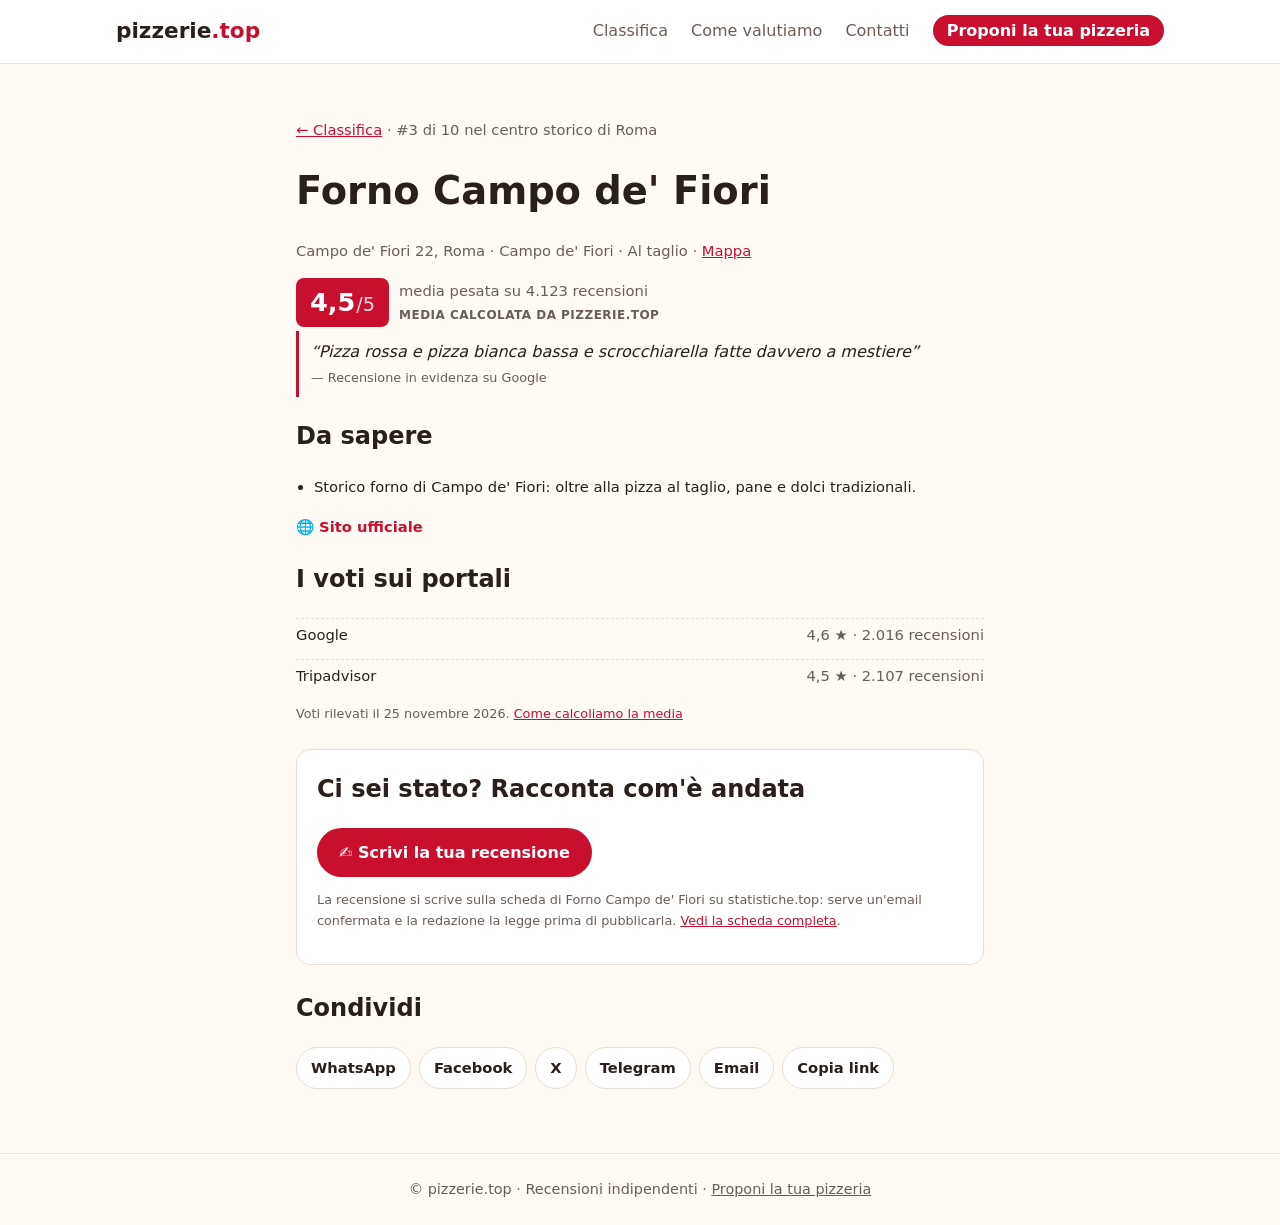
<file: pizzeria/forno-campo-de-fiori.html>
<!doctype html>
<html lang="it">
<head>
  <meta charset="utf-8">
  <meta name="viewport" content="width=device-width, initial-scale=1">
  <title>Forno Campo de&#x27; Fiori – Roma: voto 4,5/5 | Pizzerie.top</title>
  <meta name="description" content="Forno Campo de&#x27; Fiori, Campo de&#x27; Fiori 22, Roma: media 4,5/5 su 4.123 recensioni. #3 nel centro storico di Roma.">
  <link rel="canonical" href="https://pizzerie.top/pizzeria/forno-campo-de-fiori.html">
  <meta property="og:type" content="website">
  <meta property="og:title" content="Forno Campo de&#x27; Fiori – 4,5/5 su pizzerie.top">
  <meta property="og:description" content="Forno Campo de&#x27; Fiori, Campo de&#x27; Fiori 22, Roma: media 4,5/5 su 4.123 recensioni. #3 nel centro storico di Roma.">
  <meta property="og:url" content="https://pizzerie.top/pizzeria/forno-campo-de-fiori.html">
  <meta name="twitter:card" content="summary">
  <link rel="icon" href="data:image/svg+xml,<svg xmlns='http://www.w3.org/2000/svg' viewBox='0 0 100 100'><text y='.9em' font-size='90'>🍕</text></svg>">
  <link rel="stylesheet" href="../style.css">
  <script type="application/ld+json">{"@context": "https://schema.org", "@type": "Restaurant", "name": "Forno Campo de' Fiori", "servesCuisine": "Pizza", "url": "https://pizzerie.top/pizzeria/forno-campo-de-fiori.html", "address": {"@type": "PostalAddress", "streetAddress": "Campo de' Fiori 22", "addressLocality": "Roma", "addressCountry": "IT"}, "sameAs": ["http://www.fornocampodefiori.com/"]}</script>
</head>
<body>
  <header class="site">
    <div class="wrap">
      <a class="logo" href="../">pizzerie<span>.top</span></a>
      <nav>
        <a href="../">Classifica</a>
        <a href="../metodo.html">Come valutiamo</a>
        <a href="../contatti.html">Contatti</a>
        <a class="cta" href="../proponi.html">Proponi la tua pizzeria</a>
      </nav>
    </div>
  </header>

  <main class="wrap page">
    <p class="meta"><a href="../">← Classifica</a> · #3 di 10 nel centro storico di Roma</p>
    <h1>Forno Campo de&#x27; Fiori</h1>
    <p class="meta">Campo de&#x27; Fiori 22, Roma · Campo de&#x27; Fiori · Al taglio · <a href="https://www.google.com/maps/search/?api=1&amp;query=Forno%20Campo%20de%27%20Fiori%20Campo%20de%27%20Fiori%2022%20Roma" target="_blank" rel="noopener">Mappa</a></p>

    <div class="score-row">
      <span class="score big">4,5<small>/5</small></span>
      <span class="meta">media pesata su 4.123 recensioni<br><span class="badge-calc">Media calcolata da pizzerie.top</span></span>
    </div>

    <blockquote class="citazione"><p>“Pizza rossa e pizza bianca bassa e scrocchiarella fatte davvero a mestiere”</p><footer>— Recensione in evidenza su Google</footer></blockquote>

    <h2>Da sapere</h2><ul class="curiosita"><li>Storico forno di Campo de&#x27; Fiori: oltre alla pizza al taglio, pane e dolci tradizionali.</li></ul>
    <p><a class="sito" href="http://www.fornocampodefiori.com/" target="_blank" rel="noopener nofollow">🌐 Sito ufficiale</a></p>

    <h2>I voti sui portali</h2>
    <ul class="fonti">
          <li><span>Google</span><span>4,6 ★ · 2.016 recensioni</span></li>
          <li><span>Tripadvisor</span><span>4,5 ★ · 2.107 recensioni</span></li>
    </ul>
    <p class="meta small">Voti rilevati il 25 novembre 2026. <a href="../metodo.html">Come calcoliamo la media</a></p>

    <div class="cta-box">
      <h2>Ci sei stato? Racconta com'è andata</h2>
      <a class="button" href="https://statistiche.top/fornocampodefioriroma/#st-recensisci" rel="noopener">✍️ Scrivi la tua recensione</a><p class="meta small">La recensione si scrive sulla scheda di Forno Campo de&#x27; Fiori su statistiche.top: serve un'email confermata e la redazione la legge prima di pubblicarla. <a href="https://statistiche.top/fornocampodefioriroma/" rel="noopener">Vedi la scheda completa</a>.</p>
    </div>

    <h2>Condividi</h2>
    <div class="share">
      <a href="https://wa.me/?text=Forno%20Campo%20de%27%20Fiori%20%28Roma%29%3A%204%2C5%2F5%20su%20pizzerie.top%20https%3A%2F%2Fpizzerie.top%2Fpizzeria%2Fforno-campo-de-fiori.html" target="_blank" rel="noopener">WhatsApp</a><a href="https://www.facebook.com/sharer/sharer.php?u=https%3A%2F%2Fpizzerie.top%2Fpizzeria%2Fforno-campo-de-fiori.html" target="_blank" rel="noopener">Facebook</a><a href="https://x.com/intent/post?text=Forno%20Campo%20de%27%20Fiori%20%28Roma%29%3A%204%2C5%2F5%20su%20pizzerie.top&amp;url=https%3A%2F%2Fpizzerie.top%2Fpizzeria%2Fforno-campo-de-fiori.html" target="_blank" rel="noopener">X</a><a href="https://t.me/share/url?url=https%3A%2F%2Fpizzerie.top%2Fpizzeria%2Fforno-campo-de-fiori.html&amp;text=Forno%20Campo%20de%27%20Fiori%20%28Roma%29%3A%204%2C5%2F5%20su%20pizzerie.top" target="_blank" rel="noopener">Telegram</a><a href="mailto:?subject=Forno%20Campo%20de%27%20Fiori%20%28Roma%29%3A%204%2C5%2F5%20su%20pizzerie.top&amp;body=https%3A%2F%2Fpizzerie.top%2Fpizzeria%2Fforno-campo-de-fiori.html" target="_blank" rel="noopener">Email</a>
      <button type="button" data-copia="https://pizzerie.top/pizzeria/forno-campo-de-fiori.html">Copia link</button>
    </div>
  </main>

  <footer class="site">
    <div class="wrap">© pizzerie.top · Recensioni indipendenti · <a href="../proponi.html">Proponi la tua pizzeria</a></div>
  </footer>
  <script>
    document.querySelector('[data-copia]').addEventListener('click', async ev => {
      const b = ev.currentTarget;
      try { await navigator.clipboard.writeText(b.dataset.copia); b.textContent = 'Link copiato ✓'; }
      catch (_) { prompt('Copia il link:', b.dataset.copia); }
    });
  </script>
</body>
</html>
</file>
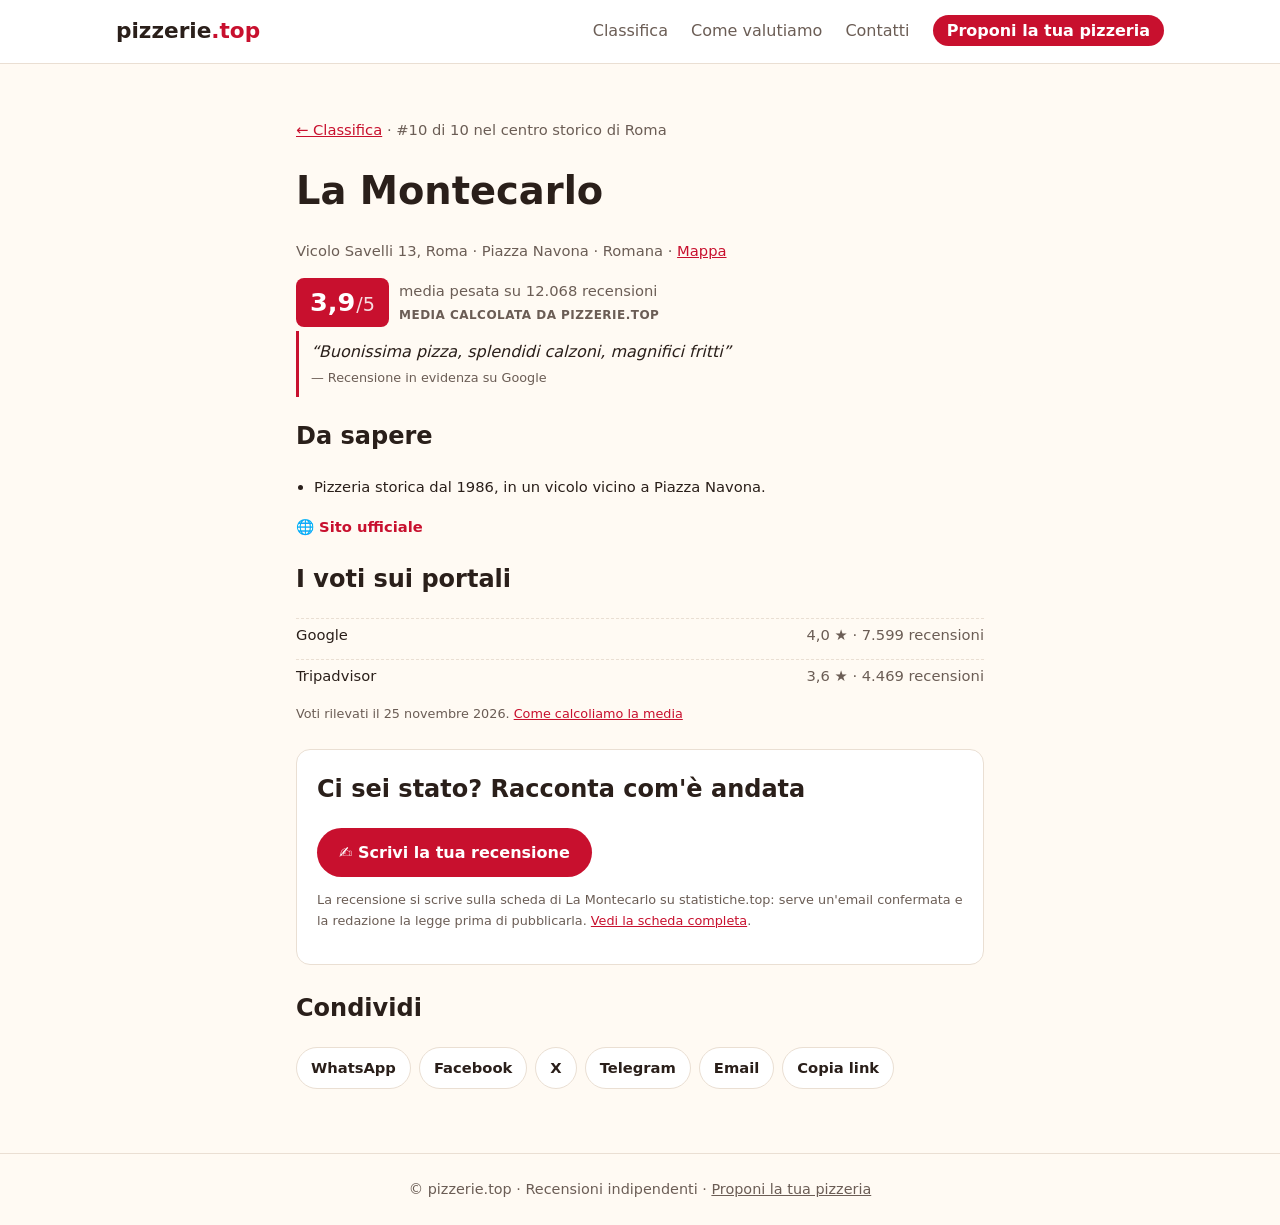
<file: pizzeria/la-montecarlo.html>
<!doctype html>
<html lang="it">
<head>
  <meta charset="utf-8">
  <meta name="viewport" content="width=device-width, initial-scale=1">
  <title>La Montecarlo – Roma: voto 3,9/5 | Pizzerie.top</title>
  <meta name="description" content="La Montecarlo, Vicolo Savelli 13, Roma: media 3,9/5 su 12.068 recensioni. #10 nel centro storico di Roma.">
  <link rel="canonical" href="https://pizzerie.top/pizzeria/la-montecarlo.html">
  <meta property="og:type" content="website">
  <meta property="og:title" content="La Montecarlo – 3,9/5 su pizzerie.top">
  <meta property="og:description" content="La Montecarlo, Vicolo Savelli 13, Roma: media 3,9/5 su 12.068 recensioni. #10 nel centro storico di Roma.">
  <meta property="og:url" content="https://pizzerie.top/pizzeria/la-montecarlo.html">
  <meta name="twitter:card" content="summary">
  <link rel="icon" href="data:image/svg+xml,<svg xmlns='http://www.w3.org/2000/svg' viewBox='0 0 100 100'><text y='.9em' font-size='90'>🍕</text></svg>">
  <link rel="stylesheet" href="../style.css">
  <script type="application/ld+json">{"@context": "https://schema.org", "@type": "Restaurant", "name": "La Montecarlo", "servesCuisine": "Pizza", "url": "https://pizzerie.top/pizzeria/la-montecarlo.html", "address": {"@type": "PostalAddress", "streetAddress": "Vicolo Savelli 13", "addressLocality": "Roma", "addressCountry": "IT"}, "sameAs": ["https://www.lamontecarlo.it/"]}</script>
</head>
<body>
  <header class="site">
    <div class="wrap">
      <a class="logo" href="../">pizzerie<span>.top</span></a>
      <nav>
        <a href="../">Classifica</a>
        <a href="../metodo.html">Come valutiamo</a>
        <a href="../contatti.html">Contatti</a>
        <a class="cta" href="../proponi.html">Proponi la tua pizzeria</a>
      </nav>
    </div>
  </header>

  <main class="wrap page">
    <p class="meta"><a href="../">← Classifica</a> · #10 di 10 nel centro storico di Roma</p>
    <h1>La Montecarlo</h1>
    <p class="meta">Vicolo Savelli 13, Roma · Piazza Navona · Romana · <a href="https://www.google.com/maps/search/?api=1&amp;query=La%20Montecarlo%20Vicolo%20Savelli%2013%20Roma" target="_blank" rel="noopener">Mappa</a></p>

    <div class="score-row">
      <span class="score big">3,9<small>/5</small></span>
      <span class="meta">media pesata su 12.068 recensioni<br><span class="badge-calc">Media calcolata da pizzerie.top</span></span>
    </div>

    <blockquote class="citazione"><p>“Buonissima pizza, splendidi calzoni, magnifici fritti”</p><footer>— Recensione in evidenza su Google</footer></blockquote>

    <h2>Da sapere</h2><ul class="curiosita"><li>Pizzeria storica dal 1986, in un vicolo vicino a Piazza Navona.</li></ul>
    <p><a class="sito" href="https://www.lamontecarlo.it/" target="_blank" rel="noopener nofollow">🌐 Sito ufficiale</a></p>

    <h2>I voti sui portali</h2>
    <ul class="fonti">
          <li><span>Google</span><span>4,0 ★ · 7.599 recensioni</span></li>
          <li><span>Tripadvisor</span><span>3,6 ★ · 4.469 recensioni</span></li>
    </ul>
    <p class="meta small">Voti rilevati il 25 novembre 2026. <a href="../metodo.html">Come calcoliamo la media</a></p>

    <div class="cta-box">
      <h2>Ci sei stato? Racconta com'è andata</h2>
      <a class="button" href="https://statistiche.top/lamontecarloroma/#st-recensisci" rel="noopener">✍️ Scrivi la tua recensione</a><p class="meta small">La recensione si scrive sulla scheda di La Montecarlo su statistiche.top: serve un'email confermata e la redazione la legge prima di pubblicarla. <a href="https://statistiche.top/lamontecarloroma/" rel="noopener">Vedi la scheda completa</a>.</p>
    </div>

    <h2>Condividi</h2>
    <div class="share">
      <a href="https://wa.me/?text=La%20Montecarlo%20%28Roma%29%3A%203%2C9%2F5%20su%20pizzerie.top%20https%3A%2F%2Fpizzerie.top%2Fpizzeria%2Fla-montecarlo.html" target="_blank" rel="noopener">WhatsApp</a><a href="https://www.facebook.com/sharer/sharer.php?u=https%3A%2F%2Fpizzerie.top%2Fpizzeria%2Fla-montecarlo.html" target="_blank" rel="noopener">Facebook</a><a href="https://x.com/intent/post?text=La%20Montecarlo%20%28Roma%29%3A%203%2C9%2F5%20su%20pizzerie.top&amp;url=https%3A%2F%2Fpizzerie.top%2Fpizzeria%2Fla-montecarlo.html" target="_blank" rel="noopener">X</a><a href="https://t.me/share/url?url=https%3A%2F%2Fpizzerie.top%2Fpizzeria%2Fla-montecarlo.html&amp;text=La%20Montecarlo%20%28Roma%29%3A%203%2C9%2F5%20su%20pizzerie.top" target="_blank" rel="noopener">Telegram</a><a href="mailto:?subject=La%20Montecarlo%20%28Roma%29%3A%203%2C9%2F5%20su%20pizzerie.top&amp;body=https%3A%2F%2Fpizzerie.top%2Fpizzeria%2Fla-montecarlo.html" target="_blank" rel="noopener">Email</a>
      <button type="button" data-copia="https://pizzerie.top/pizzeria/la-montecarlo.html">Copia link</button>
    </div>
  </main>

  <footer class="site">
    <div class="wrap">© pizzerie.top · Recensioni indipendenti · <a href="../proponi.html">Proponi la tua pizzeria</a></div>
  </footer>
  <script>
    document.querySelector('[data-copia]').addEventListener('click', async ev => {
      const b = ev.currentTarget;
      try { await navigator.clipboard.writeText(b.dataset.copia); b.textContent = 'Link copiato ✓'; }
      catch (_) { prompt('Copia il link:', b.dataset.copia); }
    });
  </script>
</body>
</html>
</file>
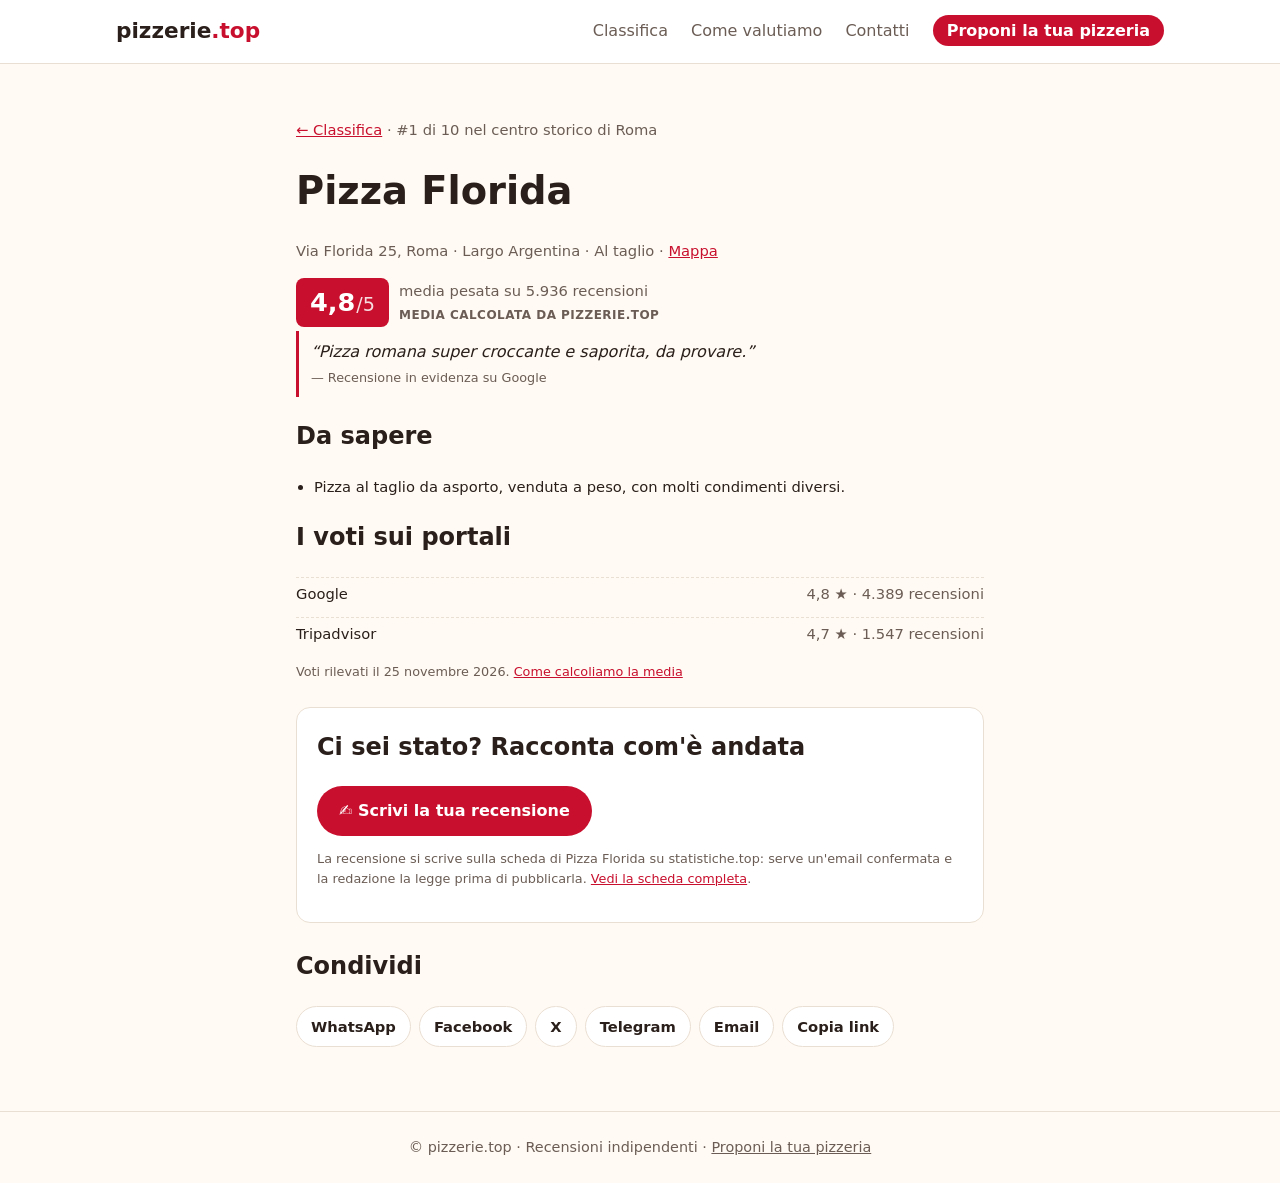
<file: pizzeria/pizza-florida.html>
<!doctype html>
<html lang="it">
<head>
  <meta charset="utf-8">
  <meta name="viewport" content="width=device-width, initial-scale=1">
  <title>Pizza Florida – Roma: voto 4,8/5 | Pizzerie.top</title>
  <meta name="description" content="Pizza Florida, Via Florida 25, Roma: media 4,8/5 su 5.936 recensioni. #1 nel centro storico di Roma.">
  <link rel="canonical" href="https://pizzerie.top/pizzeria/pizza-florida.html">
  <meta property="og:type" content="website">
  <meta property="og:title" content="Pizza Florida – 4,8/5 su pizzerie.top">
  <meta property="og:description" content="Pizza Florida, Via Florida 25, Roma: media 4,8/5 su 5.936 recensioni. #1 nel centro storico di Roma.">
  <meta property="og:url" content="https://pizzerie.top/pizzeria/pizza-florida.html">
  <meta name="twitter:card" content="summary">
  <link rel="icon" href="data:image/svg+xml,<svg xmlns='http://www.w3.org/2000/svg' viewBox='0 0 100 100'><text y='.9em' font-size='90'>🍕</text></svg>">
  <link rel="stylesheet" href="../style.css">
  <script type="application/ld+json">{"@context": "https://schema.org", "@type": "Restaurant", "name": "Pizza Florida", "servesCuisine": "Pizza", "url": "https://pizzerie.top/pizzeria/pizza-florida.html", "address": {"@type": "PostalAddress", "streetAddress": "Via Florida 25", "addressLocality": "Roma", "addressCountry": "IT"}}</script>
</head>
<body>
  <header class="site">
    <div class="wrap">
      <a class="logo" href="../">pizzerie<span>.top</span></a>
      <nav>
        <a href="../">Classifica</a>
        <a href="../metodo.html">Come valutiamo</a>
        <a href="../contatti.html">Contatti</a>
        <a class="cta" href="../proponi.html">Proponi la tua pizzeria</a>
      </nav>
    </div>
  </header>

  <main class="wrap page">
    <p class="meta"><a href="../">← Classifica</a> · #1 di 10 nel centro storico di Roma</p>
    <h1>Pizza Florida</h1>
    <p class="meta">Via Florida 25, Roma · Largo Argentina · Al taglio · <a href="https://www.google.com/maps/search/?api=1&amp;query=Pizza%20Florida%20Via%20Florida%2025%20Roma" target="_blank" rel="noopener">Mappa</a></p>

    <div class="score-row">
      <span class="score big">4,8<small>/5</small></span>
      <span class="meta">media pesata su 5.936 recensioni<br><span class="badge-calc">Media calcolata da pizzerie.top</span></span>
    </div>

    <blockquote class="citazione"><p>“Pizza romana super croccante e saporita, da provare.”</p><footer>— Recensione in evidenza su Google</footer></blockquote>

    <h2>Da sapere</h2><ul class="curiosita"><li>Pizza al taglio da asporto, venduta a peso, con molti condimenti diversi.</li></ul>
    

    <h2>I voti sui portali</h2>
    <ul class="fonti">
          <li><span>Google</span><span>4,8 ★ · 4.389 recensioni</span></li>
          <li><span>Tripadvisor</span><span>4,7 ★ · 1.547 recensioni</span></li>
    </ul>
    <p class="meta small">Voti rilevati il 25 novembre 2026. <a href="../metodo.html">Come calcoliamo la media</a></p>

    <div class="cta-box">
      <h2>Ci sei stato? Racconta com'è andata</h2>
      <a class="button" href="https://statistiche.top/pizzafloridaroma/#st-recensisci" rel="noopener">✍️ Scrivi la tua recensione</a><p class="meta small">La recensione si scrive sulla scheda di Pizza Florida su statistiche.top: serve un'email confermata e la redazione la legge prima di pubblicarla. <a href="https://statistiche.top/pizzafloridaroma/" rel="noopener">Vedi la scheda completa</a>.</p>
    </div>

    <h2>Condividi</h2>
    <div class="share">
      <a href="https://wa.me/?text=Pizza%20Florida%20%28Roma%29%3A%204%2C8%2F5%20su%20pizzerie.top%20https%3A%2F%2Fpizzerie.top%2Fpizzeria%2Fpizza-florida.html" target="_blank" rel="noopener">WhatsApp</a><a href="https://www.facebook.com/sharer/sharer.php?u=https%3A%2F%2Fpizzerie.top%2Fpizzeria%2Fpizza-florida.html" target="_blank" rel="noopener">Facebook</a><a href="https://x.com/intent/post?text=Pizza%20Florida%20%28Roma%29%3A%204%2C8%2F5%20su%20pizzerie.top&amp;url=https%3A%2F%2Fpizzerie.top%2Fpizzeria%2Fpizza-florida.html" target="_blank" rel="noopener">X</a><a href="https://t.me/share/url?url=https%3A%2F%2Fpizzerie.top%2Fpizzeria%2Fpizza-florida.html&amp;text=Pizza%20Florida%20%28Roma%29%3A%204%2C8%2F5%20su%20pizzerie.top" target="_blank" rel="noopener">Telegram</a><a href="mailto:?subject=Pizza%20Florida%20%28Roma%29%3A%204%2C8%2F5%20su%20pizzerie.top&amp;body=https%3A%2F%2Fpizzerie.top%2Fpizzeria%2Fpizza-florida.html" target="_blank" rel="noopener">Email</a>
      <button type="button" data-copia="https://pizzerie.top/pizzeria/pizza-florida.html">Copia link</button>
    </div>
  </main>

  <footer class="site">
    <div class="wrap">© pizzerie.top · Recensioni indipendenti · <a href="../proponi.html">Proponi la tua pizzeria</a></div>
  </footer>
  <script>
    document.querySelector('[data-copia]').addEventListener('click', async ev => {
      const b = ev.currentTarget;
      try { await navigator.clipboard.writeText(b.dataset.copia); b.textContent = 'Link copiato ✓'; }
      catch (_) { prompt('Copia il link:', b.dataset.copia); }
    });
  </script>
</body>
</html>
</file>
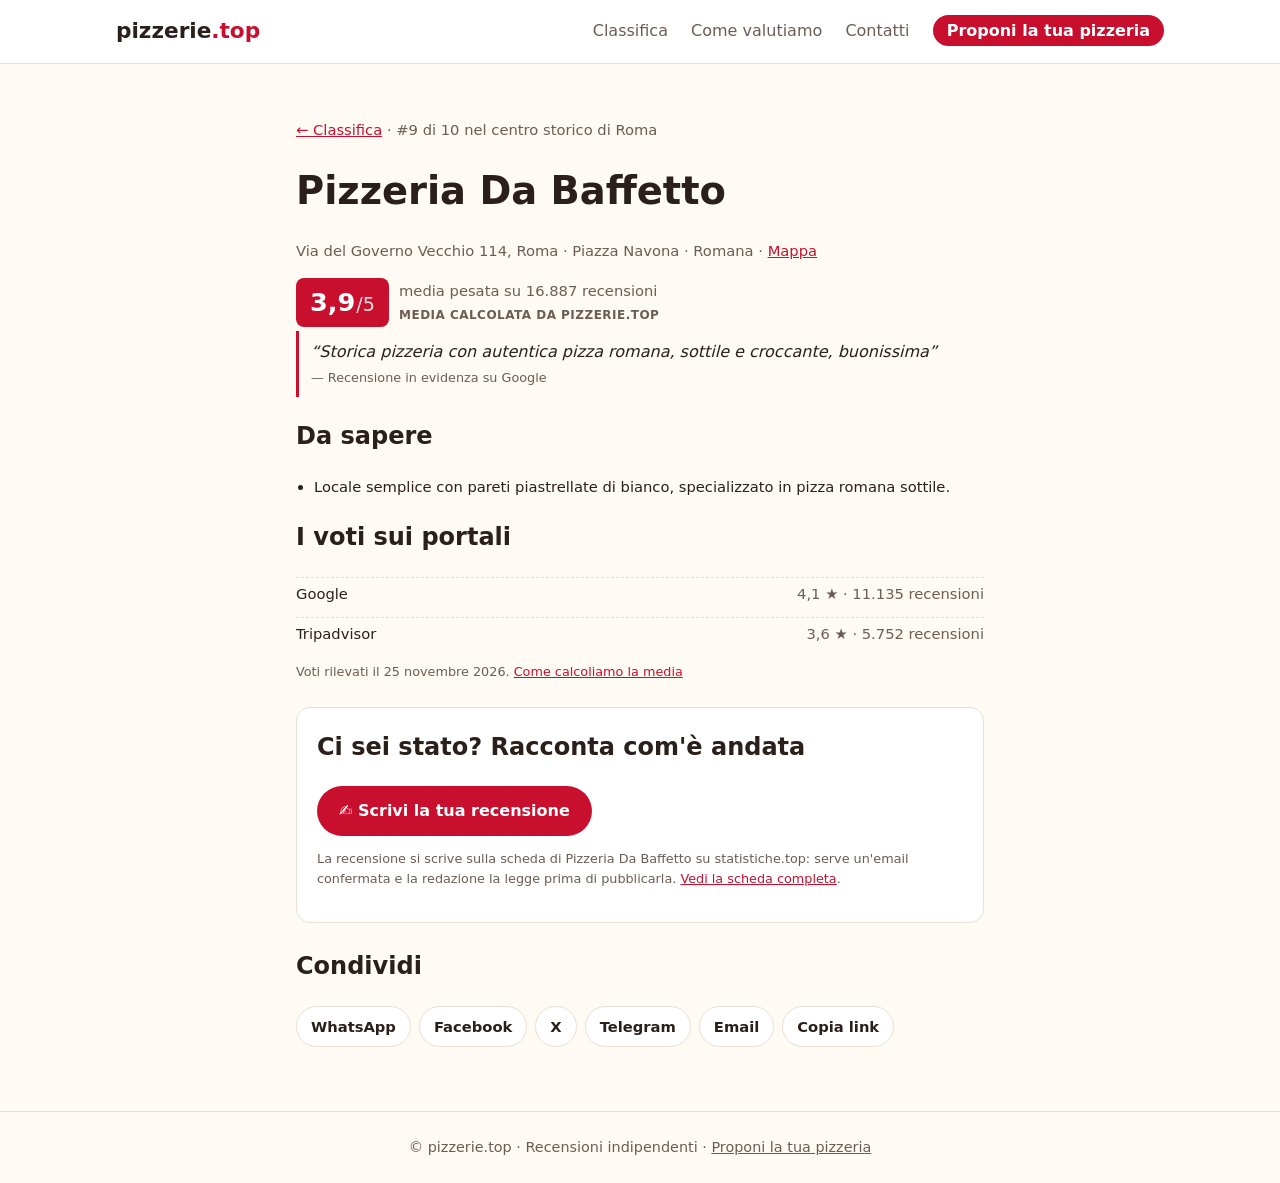
<file: pizzeria/pizzeria-da-baffetto.html>
<!doctype html>
<html lang="it">
<head>
  <meta charset="utf-8">
  <meta name="viewport" content="width=device-width, initial-scale=1">
  <title>Pizzeria Da Baffetto – Roma: voto 3,9/5 | Pizzerie.top</title>
  <meta name="description" content="Pizzeria Da Baffetto, Via del Governo Vecchio 114, Roma: media 3,9/5 su 16.887 recensioni. #9 nel centro storico di Roma.">
  <link rel="canonical" href="https://pizzerie.top/pizzeria/pizzeria-da-baffetto.html">
  <meta property="og:type" content="website">
  <meta property="og:title" content="Pizzeria Da Baffetto – 3,9/5 su pizzerie.top">
  <meta property="og:description" content="Pizzeria Da Baffetto, Via del Governo Vecchio 114, Roma: media 3,9/5 su 16.887 recensioni. #9 nel centro storico di Roma.">
  <meta property="og:url" content="https://pizzerie.top/pizzeria/pizzeria-da-baffetto.html">
  <meta name="twitter:card" content="summary">
  <link rel="icon" href="data:image/svg+xml,<svg xmlns='http://www.w3.org/2000/svg' viewBox='0 0 100 100'><text y='.9em' font-size='90'>🍕</text></svg>">
  <link rel="stylesheet" href="../style.css">
  <script type="application/ld+json">{"@context": "https://schema.org", "@type": "Restaurant", "name": "Pizzeria Da Baffetto", "servesCuisine": "Pizza", "url": "https://pizzerie.top/pizzeria/pizzeria-da-baffetto.html", "address": {"@type": "PostalAddress", "streetAddress": "Via del Governo Vecchio 114", "addressLocality": "Roma", "addressCountry": "IT"}}</script>
</head>
<body>
  <header class="site">
    <div class="wrap">
      <a class="logo" href="../">pizzerie<span>.top</span></a>
      <nav>
        <a href="../">Classifica</a>
        <a href="../metodo.html">Come valutiamo</a>
        <a href="../contatti.html">Contatti</a>
        <a class="cta" href="../proponi.html">Proponi la tua pizzeria</a>
      </nav>
    </div>
  </header>

  <main class="wrap page">
    <p class="meta"><a href="../">← Classifica</a> · #9 di 10 nel centro storico di Roma</p>
    <h1>Pizzeria Da Baffetto</h1>
    <p class="meta">Via del Governo Vecchio 114, Roma · Piazza Navona · Romana · <a href="https://www.google.com/maps/search/?api=1&amp;query=Pizzeria%20Da%20Baffetto%20Via%20del%20Governo%20Vecchio%20114%20Roma" target="_blank" rel="noopener">Mappa</a></p>

    <div class="score-row">
      <span class="score big">3,9<small>/5</small></span>
      <span class="meta">media pesata su 16.887 recensioni<br><span class="badge-calc">Media calcolata da pizzerie.top</span></span>
    </div>

    <blockquote class="citazione"><p>“Storica pizzeria con autentica pizza romana, sottile e croccante, buonissima”</p><footer>— Recensione in evidenza su Google</footer></blockquote>

    <h2>Da sapere</h2><ul class="curiosita"><li>Locale semplice con pareti piastrellate di bianco, specializzato in pizza romana sottile.</li></ul>
    

    <h2>I voti sui portali</h2>
    <ul class="fonti">
          <li><span>Google</span><span>4,1 ★ · 11.135 recensioni</span></li>
          <li><span>Tripadvisor</span><span>3,6 ★ · 5.752 recensioni</span></li>
    </ul>
    <p class="meta small">Voti rilevati il 25 novembre 2026. <a href="../metodo.html">Come calcoliamo la media</a></p>

    <div class="cta-box">
      <h2>Ci sei stato? Racconta com'è andata</h2>
      <a class="button" href="https://statistiche.top/pizzeriadabaffettoroma/#st-recensisci" rel="noopener">✍️ Scrivi la tua recensione</a><p class="meta small">La recensione si scrive sulla scheda di Pizzeria Da Baffetto su statistiche.top: serve un'email confermata e la redazione la legge prima di pubblicarla. <a href="https://statistiche.top/pizzeriadabaffettoroma/" rel="noopener">Vedi la scheda completa</a>.</p>
    </div>

    <h2>Condividi</h2>
    <div class="share">
      <a href="https://wa.me/?text=Pizzeria%20Da%20Baffetto%20%28Roma%29%3A%203%2C9%2F5%20su%20pizzerie.top%20https%3A%2F%2Fpizzerie.top%2Fpizzeria%2Fpizzeria-da-baffetto.html" target="_blank" rel="noopener">WhatsApp</a><a href="https://www.facebook.com/sharer/sharer.php?u=https%3A%2F%2Fpizzerie.top%2Fpizzeria%2Fpizzeria-da-baffetto.html" target="_blank" rel="noopener">Facebook</a><a href="https://x.com/intent/post?text=Pizzeria%20Da%20Baffetto%20%28Roma%29%3A%203%2C9%2F5%20su%20pizzerie.top&amp;url=https%3A%2F%2Fpizzerie.top%2Fpizzeria%2Fpizzeria-da-baffetto.html" target="_blank" rel="noopener">X</a><a href="https://t.me/share/url?url=https%3A%2F%2Fpizzerie.top%2Fpizzeria%2Fpizzeria-da-baffetto.html&amp;text=Pizzeria%20Da%20Baffetto%20%28Roma%29%3A%203%2C9%2F5%20su%20pizzerie.top" target="_blank" rel="noopener">Telegram</a><a href="mailto:?subject=Pizzeria%20Da%20Baffetto%20%28Roma%29%3A%203%2C9%2F5%20su%20pizzerie.top&amp;body=https%3A%2F%2Fpizzerie.top%2Fpizzeria%2Fpizzeria-da-baffetto.html" target="_blank" rel="noopener">Email</a>
      <button type="button" data-copia="https://pizzerie.top/pizzeria/pizzeria-da-baffetto.html">Copia link</button>
    </div>
  </main>

  <footer class="site">
    <div class="wrap">© pizzerie.top · Recensioni indipendenti · <a href="../proponi.html">Proponi la tua pizzeria</a></div>
  </footer>
  <script>
    document.querySelector('[data-copia]').addEventListener('click', async ev => {
      const b = ev.currentTarget;
      try { await navigator.clipboard.writeText(b.dataset.copia); b.textContent = 'Link copiato ✓'; }
      catch (_) { prompt('Copia il link:', b.dataset.copia); }
    });
  </script>
</body>
</html>
</file>
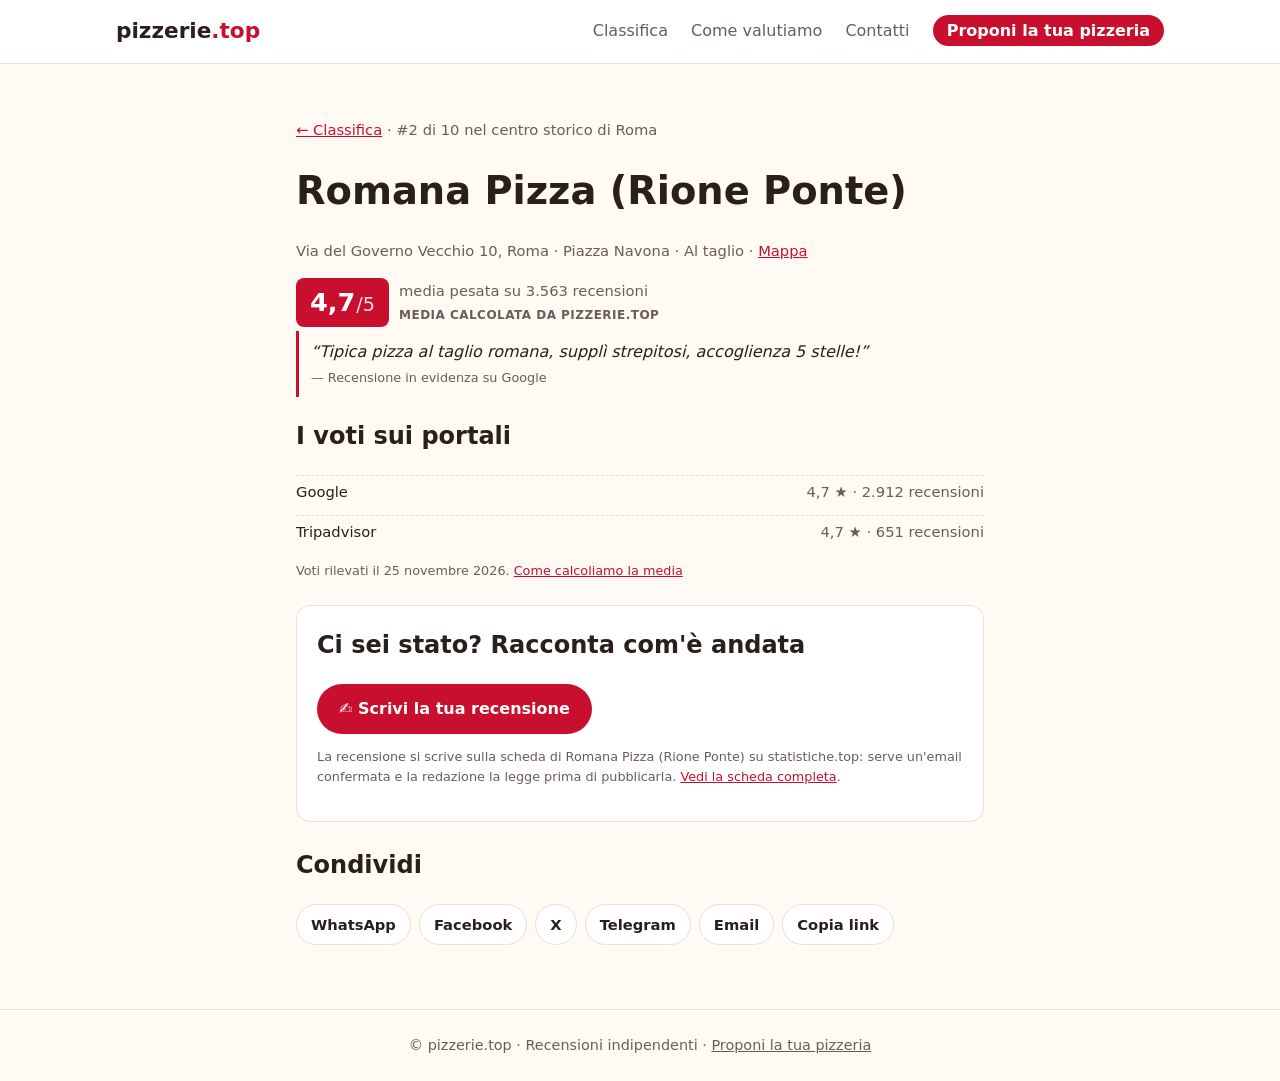
<file: pizzeria/romana-pizza-rione-ponte.html>
<!doctype html>
<html lang="it">
<head>
  <meta charset="utf-8">
  <meta name="viewport" content="width=device-width, initial-scale=1">
  <title>Romana Pizza (Rione Ponte) – Roma: voto 4,7/5 | Pizzerie.top</title>
  <meta name="description" content="Romana Pizza (Rione Ponte), Via del Governo Vecchio 10, Roma: media 4,7/5 su 3.563 recensioni. #2 nel centro storico di Roma.">
  <link rel="canonical" href="https://pizzerie.top/pizzeria/romana-pizza-rione-ponte.html">
  <meta property="og:type" content="website">
  <meta property="og:title" content="Romana Pizza (Rione Ponte) – 4,7/5 su pizzerie.top">
  <meta property="og:description" content="Romana Pizza (Rione Ponte), Via del Governo Vecchio 10, Roma: media 4,7/5 su 3.563 recensioni. #2 nel centro storico di Roma.">
  <meta property="og:url" content="https://pizzerie.top/pizzeria/romana-pizza-rione-ponte.html">
  <meta name="twitter:card" content="summary">
  <link rel="icon" href="data:image/svg+xml,<svg xmlns='http://www.w3.org/2000/svg' viewBox='0 0 100 100'><text y='.9em' font-size='90'>🍕</text></svg>">
  <link rel="stylesheet" href="../style.css">
  <script type="application/ld+json">{"@context": "https://schema.org", "@type": "Restaurant", "name": "Romana Pizza (Rione Ponte)", "servesCuisine": "Pizza", "url": "https://pizzerie.top/pizzeria/romana-pizza-rione-ponte.html", "address": {"@type": "PostalAddress", "streetAddress": "Via del Governo Vecchio 10", "addressLocality": "Roma", "addressCountry": "IT"}}</script>
</head>
<body>
  <header class="site">
    <div class="wrap">
      <a class="logo" href="../">pizzerie<span>.top</span></a>
      <nav>
        <a href="../">Classifica</a>
        <a href="../metodo.html">Come valutiamo</a>
        <a href="../contatti.html">Contatti</a>
        <a class="cta" href="../proponi.html">Proponi la tua pizzeria</a>
      </nav>
    </div>
  </header>

  <main class="wrap page">
    <p class="meta"><a href="../">← Classifica</a> · #2 di 10 nel centro storico di Roma</p>
    <h1>Romana Pizza (Rione Ponte)</h1>
    <p class="meta">Via del Governo Vecchio 10, Roma · Piazza Navona · Al taglio · <a href="https://www.google.com/maps/search/?api=1&amp;query=Romana%20Pizza%20%28Rione%20Ponte%29%20Via%20del%20Governo%20Vecchio%2010%20Roma" target="_blank" rel="noopener">Mappa</a></p>

    <div class="score-row">
      <span class="score big">4,7<small>/5</small></span>
      <span class="meta">media pesata su 3.563 recensioni<br><span class="badge-calc">Media calcolata da pizzerie.top</span></span>
    </div>

    <blockquote class="citazione"><p>“Tipica pizza al taglio romana, supplì strepitosi, accoglienza 5 stelle!”</p><footer>— Recensione in evidenza su Google</footer></blockquote>

    
    

    <h2>I voti sui portali</h2>
    <ul class="fonti">
          <li><span>Google</span><span>4,7 ★ · 2.912 recensioni</span></li>
          <li><span>Tripadvisor</span><span>4,7 ★ · 651 recensioni</span></li>
    </ul>
    <p class="meta small">Voti rilevati il 25 novembre 2026. <a href="../metodo.html">Come calcoliamo la media</a></p>

    <div class="cta-box">
      <h2>Ci sei stato? Racconta com'è andata</h2>
      <a class="button" href="https://statistiche.top/romanapizzaroma/#st-recensisci" rel="noopener">✍️ Scrivi la tua recensione</a><p class="meta small">La recensione si scrive sulla scheda di Romana Pizza (Rione Ponte) su statistiche.top: serve un'email confermata e la redazione la legge prima di pubblicarla. <a href="https://statistiche.top/romanapizzaroma/" rel="noopener">Vedi la scheda completa</a>.</p>
    </div>

    <h2>Condividi</h2>
    <div class="share">
      <a href="https://wa.me/?text=Romana%20Pizza%20%28Rione%20Ponte%29%20%28Roma%29%3A%204%2C7%2F5%20su%20pizzerie.top%20https%3A%2F%2Fpizzerie.top%2Fpizzeria%2Fromana-pizza-rione-ponte.html" target="_blank" rel="noopener">WhatsApp</a><a href="https://www.facebook.com/sharer/sharer.php?u=https%3A%2F%2Fpizzerie.top%2Fpizzeria%2Fromana-pizza-rione-ponte.html" target="_blank" rel="noopener">Facebook</a><a href="https://x.com/intent/post?text=Romana%20Pizza%20%28Rione%20Ponte%29%20%28Roma%29%3A%204%2C7%2F5%20su%20pizzerie.top&amp;url=https%3A%2F%2Fpizzerie.top%2Fpizzeria%2Fromana-pizza-rione-ponte.html" target="_blank" rel="noopener">X</a><a href="https://t.me/share/url?url=https%3A%2F%2Fpizzerie.top%2Fpizzeria%2Fromana-pizza-rione-ponte.html&amp;text=Romana%20Pizza%20%28Rione%20Ponte%29%20%28Roma%29%3A%204%2C7%2F5%20su%20pizzerie.top" target="_blank" rel="noopener">Telegram</a><a href="mailto:?subject=Romana%20Pizza%20%28Rione%20Ponte%29%20%28Roma%29%3A%204%2C7%2F5%20su%20pizzerie.top&amp;body=https%3A%2F%2Fpizzerie.top%2Fpizzeria%2Fromana-pizza-rione-ponte.html" target="_blank" rel="noopener">Email</a>
      <button type="button" data-copia="https://pizzerie.top/pizzeria/romana-pizza-rione-ponte.html">Copia link</button>
    </div>
  </main>

  <footer class="site">
    <div class="wrap">© pizzerie.top · Recensioni indipendenti · <a href="../proponi.html">Proponi la tua pizzeria</a></div>
  </footer>
  <script>
    document.querySelector('[data-copia]').addEventListener('click', async ev => {
      const b = ev.currentTarget;
      try { await navigator.clipboard.writeText(b.dataset.copia); b.textContent = 'Link copiato ✓'; }
      catch (_) { prompt('Copia il link:', b.dataset.copia); }
    });
  </script>
</body>
</html>
</file>
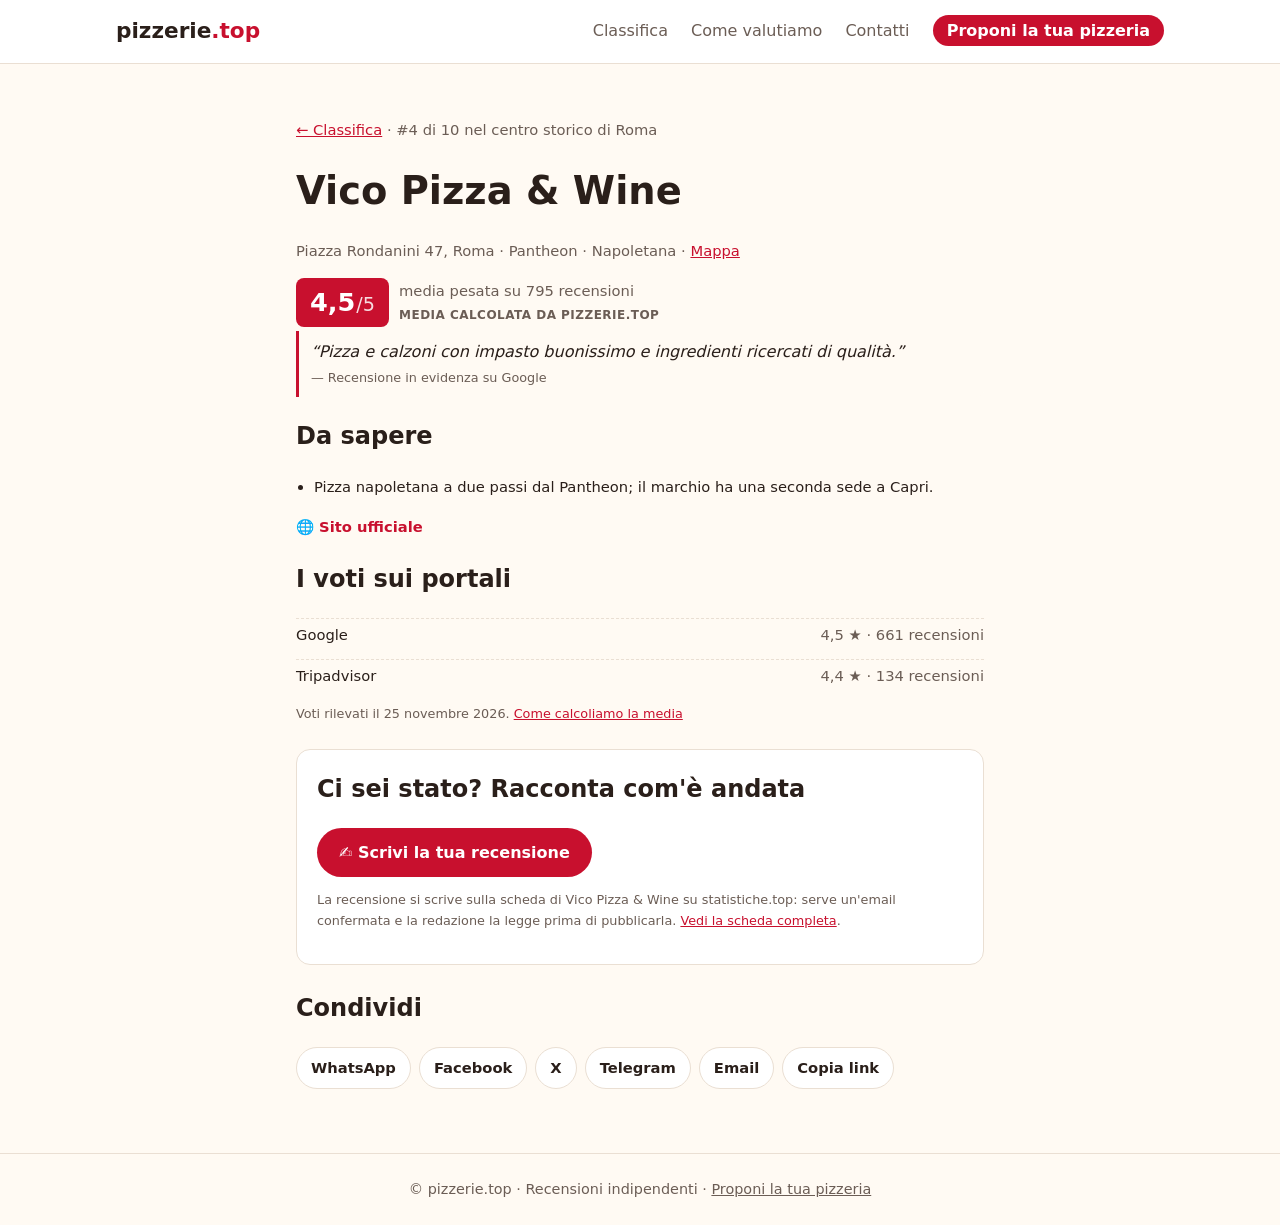
<file: pizzeria/vico-pizza-wine.html>
<!doctype html>
<html lang="it">
<head>
  <meta charset="utf-8">
  <meta name="viewport" content="width=device-width, initial-scale=1">
  <title>Vico Pizza &amp; Wine – Roma: voto 4,5/5 | Pizzerie.top</title>
  <meta name="description" content="Vico Pizza &amp; Wine, Piazza Rondanini 47, Roma: media 4,5/5 su 795 recensioni. #4 nel centro storico di Roma.">
  <link rel="canonical" href="https://pizzerie.top/pizzeria/vico-pizza-wine.html">
  <meta property="og:type" content="website">
  <meta property="og:title" content="Vico Pizza &amp; Wine – 4,5/5 su pizzerie.top">
  <meta property="og:description" content="Vico Pizza &amp; Wine, Piazza Rondanini 47, Roma: media 4,5/5 su 795 recensioni. #4 nel centro storico di Roma.">
  <meta property="og:url" content="https://pizzerie.top/pizzeria/vico-pizza-wine.html">
  <meta name="twitter:card" content="summary">
  <link rel="icon" href="data:image/svg+xml,<svg xmlns='http://www.w3.org/2000/svg' viewBox='0 0 100 100'><text y='.9em' font-size='90'>🍕</text></svg>">
  <link rel="stylesheet" href="../style.css">
  <script type="application/ld+json">{"@context": "https://schema.org", "@type": "Restaurant", "name": "Vico Pizza & Wine", "servesCuisine": "Pizza", "url": "https://pizzerie.top/pizzeria/vico-pizza-wine.html", "address": {"@type": "PostalAddress", "streetAddress": "Piazza Rondanini 47", "addressLocality": "Roma", "addressCountry": "IT"}, "sameAs": ["https://www.vicopizzaandwine.com/"]}</script>
</head>
<body>
  <header class="site">
    <div class="wrap">
      <a class="logo" href="../">pizzerie<span>.top</span></a>
      <nav>
        <a href="../">Classifica</a>
        <a href="../metodo.html">Come valutiamo</a>
        <a href="../contatti.html">Contatti</a>
        <a class="cta" href="../proponi.html">Proponi la tua pizzeria</a>
      </nav>
    </div>
  </header>

  <main class="wrap page">
    <p class="meta"><a href="../">← Classifica</a> · #4 di 10 nel centro storico di Roma</p>
    <h1>Vico Pizza &amp; Wine</h1>
    <p class="meta">Piazza Rondanini 47, Roma · Pantheon · Napoletana · <a href="https://www.google.com/maps/search/?api=1&amp;query=Vico%20Pizza%20%26%20Wine%20Piazza%20Rondanini%2047%20Roma" target="_blank" rel="noopener">Mappa</a></p>

    <div class="score-row">
      <span class="score big">4,5<small>/5</small></span>
      <span class="meta">media pesata su 795 recensioni<br><span class="badge-calc">Media calcolata da pizzerie.top</span></span>
    </div>

    <blockquote class="citazione"><p>“Pizza e calzoni con impasto buonissimo e ingredienti ricercati di qualità.”</p><footer>— Recensione in evidenza su Google</footer></blockquote>

    <h2>Da sapere</h2><ul class="curiosita"><li>Pizza napoletana a due passi dal Pantheon; il marchio ha una seconda sede a Capri.</li></ul>
    <p><a class="sito" href="https://www.vicopizzaandwine.com/" target="_blank" rel="noopener nofollow">🌐 Sito ufficiale</a></p>

    <h2>I voti sui portali</h2>
    <ul class="fonti">
          <li><span>Google</span><span>4,5 ★ · 661 recensioni</span></li>
          <li><span>Tripadvisor</span><span>4,4 ★ · 134 recensioni</span></li>
    </ul>
    <p class="meta small">Voti rilevati il 25 novembre 2026. <a href="../metodo.html">Come calcoliamo la media</a></p>

    <div class="cta-box">
      <h2>Ci sei stato? Racconta com'è andata</h2>
      <a class="button" href="https://statistiche.top/vicopizzawineroma/#st-recensisci" rel="noopener">✍️ Scrivi la tua recensione</a><p class="meta small">La recensione si scrive sulla scheda di Vico Pizza &amp; Wine su statistiche.top: serve un'email confermata e la redazione la legge prima di pubblicarla. <a href="https://statistiche.top/vicopizzawineroma/" rel="noopener">Vedi la scheda completa</a>.</p>
    </div>

    <h2>Condividi</h2>
    <div class="share">
      <a href="https://wa.me/?text=Vico%20Pizza%20%26%20Wine%20%28Roma%29%3A%204%2C5%2F5%20su%20pizzerie.top%20https%3A%2F%2Fpizzerie.top%2Fpizzeria%2Fvico-pizza-wine.html" target="_blank" rel="noopener">WhatsApp</a><a href="https://www.facebook.com/sharer/sharer.php?u=https%3A%2F%2Fpizzerie.top%2Fpizzeria%2Fvico-pizza-wine.html" target="_blank" rel="noopener">Facebook</a><a href="https://x.com/intent/post?text=Vico%20Pizza%20%26%20Wine%20%28Roma%29%3A%204%2C5%2F5%20su%20pizzerie.top&amp;url=https%3A%2F%2Fpizzerie.top%2Fpizzeria%2Fvico-pizza-wine.html" target="_blank" rel="noopener">X</a><a href="https://t.me/share/url?url=https%3A%2F%2Fpizzerie.top%2Fpizzeria%2Fvico-pizza-wine.html&amp;text=Vico%20Pizza%20%26%20Wine%20%28Roma%29%3A%204%2C5%2F5%20su%20pizzerie.top" target="_blank" rel="noopener">Telegram</a><a href="mailto:?subject=Vico%20Pizza%20%26%20Wine%20%28Roma%29%3A%204%2C5%2F5%20su%20pizzerie.top&amp;body=https%3A%2F%2Fpizzerie.top%2Fpizzeria%2Fvico-pizza-wine.html" target="_blank" rel="noopener">Email</a>
      <button type="button" data-copia="https://pizzerie.top/pizzeria/vico-pizza-wine.html">Copia link</button>
    </div>
  </main>

  <footer class="site">
    <div class="wrap">© pizzerie.top · Recensioni indipendenti · <a href="../proponi.html">Proponi la tua pizzeria</a></div>
  </footer>
  <script>
    document.querySelector('[data-copia]').addEventListener('click', async ev => {
      const b = ev.currentTarget;
      try { await navigator.clipboard.writeText(b.dataset.copia); b.textContent = 'Link copiato ✓'; }
      catch (_) { prompt('Copia il link:', b.dataset.copia); }
    });
  </script>
</body>
</html>
</file>
<file: style.css>
:root {
  --bg: #fffaf3;
  --surface: #ffffff;
  --text: #2a1f1a;
  --muted: #6b5d55;
  --accent: #c8102e;
  --accent-2: #008c45;
  --border: #eadfd3;
  --radius: 14px;
  --shadow: 0 2px 10px rgba(60, 30, 10, .07);
}
@media (prefers-color-scheme: dark) {
  :root {
    --bg: #1a1513;
    --surface: #241d1a;
    --text: #f3ebe4;
    --muted: #b5a79d;
    --accent: #ff5a5f;
    --accent-2: #3ccf7e;
    --border: #3a2f2a;
    --shadow: none;
  }
}
* { box-sizing: border-box; }
html { -webkit-text-size-adjust: 100%; }
body {
  margin: 0;
  font-family: system-ui, -apple-system, "Segoe UI", Roboto, sans-serif;
  background: var(--bg);
  color: var(--text);
  line-height: 1.6;
}
a { color: var(--accent); }
.wrap { max-width: 1080px; margin: 0 auto; padding: 0 16px; }

header.site {
  border-bottom: 1px solid var(--border);
  background: var(--surface);
}
header.site .wrap {
  display: flex; align-items: center; justify-content: space-between;
  gap: 16px; flex-wrap: wrap; padding-top: 14px; padding-bottom: 14px;
}
.logo { font-weight: 800; font-size: 1.35rem; text-decoration: none; color: var(--text); }
.logo span { color: var(--accent); }
nav a { margin-left: 18px; text-decoration: none; color: var(--muted); font-weight: 500; }
nav a:first-child { margin-left: 0; }
nav a:hover, nav a[aria-current="page"] { color: var(--accent); }

.hero { padding: 56px 0 32px; text-align: center; }
.hero h1 { font-size: clamp(1.9rem, 5vw, 3rem); line-height: 1.15; margin: 0 0 12px; }
.hero p { color: var(--muted); font-size: 1.1rem; max-width: 640px; margin: 0 auto; }

.filters {
  display: flex; gap: 10px; flex-wrap: wrap; justify-content: center;
  margin: 24px 0 32px;
}
.filters input, .filters select {
  font: inherit; padding: 10px 14px; border-radius: 999px;
  border: 1px solid var(--border); background: var(--surface); color: var(--text);
  min-width: 0; flex: 1 1 200px; max-width: 320px;
}

.grid {
  display: grid; gap: 18px;
  grid-template-columns: repeat(auto-fill, minmax(280px, 1fr));
  padding-bottom: 48px;
}
.card {
  background: var(--surface); border: 1px solid var(--border);
  border-radius: var(--radius); padding: 20px; box-shadow: var(--shadow);
  display: flex; flex-direction: column; gap: 8px;
}
.card h2 { font-size: 1.2rem; margin: 0; }
.meta { color: var(--muted); font-size: .92rem; }
.score {
  align-self: flex-start; font-weight: 800; font-size: 1.05rem;
  background: var(--accent); color: #fff; border-radius: 8px; padding: 2px 10px;
}
.tags { display: flex; flex-wrap: wrap; gap: 6px; }
.tag {
  font-size: .8rem; border: 1px solid var(--border); border-radius: 999px;
  padding: 1px 10px; color: var(--muted);
}
.hero .sub { margin-top: 12px; font-weight: 600; color: var(--text); }
.score-row { display: flex; align-items: center; gap: 10px; }
.score small { font-weight: 500; font-size: .75em; opacity: .85; margin-left: 1px; }
.fonti { list-style: none; margin: 4px 0 0; padding: 0; font-size: .92rem; }
.fonti li {
  display: flex; justify-content: space-between; gap: 12px;
  padding: 4px 0; border-top: 1px dashed var(--border);
}
.fonti li span:last-child { color: var(--muted); white-space: nowrap; }
.small { font-size: .8rem; }
.titolo { color: var(--text); text-decoration: none; }
.titolo:hover { color: var(--accent); }
.citazione {
  margin: 4px 0; padding: 8px 12px; border-left: 3px solid var(--accent);
  background: var(--bg); border-radius: 0 8px 8px 0; font-style: italic;
}
.citazione p { margin: 0; }
.citazione footer { font-style: normal; font-size: .8rem; color: var(--muted); margin-top: 4px; }
.azioni {
  display: flex; flex-wrap: wrap; gap: 8px 16px; margin-top: auto;
  padding-top: 10px; border-top: 1px solid var(--border); font-size: .92rem; font-weight: 600;
}
.azioni a { text-decoration: none; }
.score.big { font-size: 1.6rem; padding: 4px 14px; }
.share { display: flex; flex-wrap: wrap; gap: 8px; }
.share a, .share button {
  font: inherit; font-size: .92rem; font-weight: 600; text-decoration: none; cursor: pointer;
  border: 1px solid var(--border); background: var(--surface); color: var(--text);
  padding: 8px 14px; border-radius: 999px;
}
.share a:hover, .share button:hover { border-color: var(--accent); color: var(--accent); }
.cta-box h2 { margin-top: 0; }
.curiosita { margin: 0; padding-left: 18px; font-size: .92rem; }
.curiosita li { margin-bottom: 2px; }
.sito { font-size: .92rem; font-weight: 600; text-decoration: none; align-self: flex-start; }
.sito:hover { text-decoration: underline; }
nav a.cta {
  color: #fff; background: var(--accent); padding: 6px 14px;
  border-radius: 999px; font-weight: 700;
}
nav a.cta:hover, nav a.cta[aria-current="page"] { color: #fff; opacity: .9; }
.cta-box {
  border: 1px solid var(--border); background: var(--surface);
  border-radius: var(--radius); padding: 20px; margin: 24px 0;
}
.button {
  display: inline-block; background: var(--accent); color: #fff;
  padding: 12px 22px; border-radius: 999px; font-weight: 700; text-decoration: none;
}
.button:hover { opacity: .9; }
footer.site a { color: var(--muted); }
@media (max-width: 560px) {
  header.site .wrap { justify-content: center; }
  nav { display: flex; flex-wrap: wrap; justify-content: center; gap: 8px 12px; align-items: center; }
  nav a, nav a:first-child { margin-left: 0; }
}
.badge-ok, .badge-calc {
  align-self: flex-start; font-size: .75rem; font-weight: 700;
  text-transform: uppercase; letter-spacing: .04em; text-decoration: none;
}
.badge-ok { color: var(--accent-2); }
.badge-calc { color: var(--muted); }
.badge-demo {
  font-size: .75rem; font-weight: 700; color: var(--accent-2);
  text-transform: uppercase; letter-spacing: .04em;
}
.empty { text-align: center; color: var(--muted); padding: 40px 0; }

.page { padding-top: 40px; padding-bottom: 64px; max-width: 720px; }
.page h1 { font-size: clamp(1.7rem, 4vw, 2.4rem); line-height: 1.2; }
.page ol li, .page ul li { margin-bottom: 8px; }

footer.site {
  border-top: 1px solid var(--border); color: var(--muted);
  font-size: .9rem; padding: 24px 0; text-align: center;
}

@media (max-width: 560px) {
  nav a { margin-left: 12px; }
  .hero { padding-top: 36px; }
}
</file>
